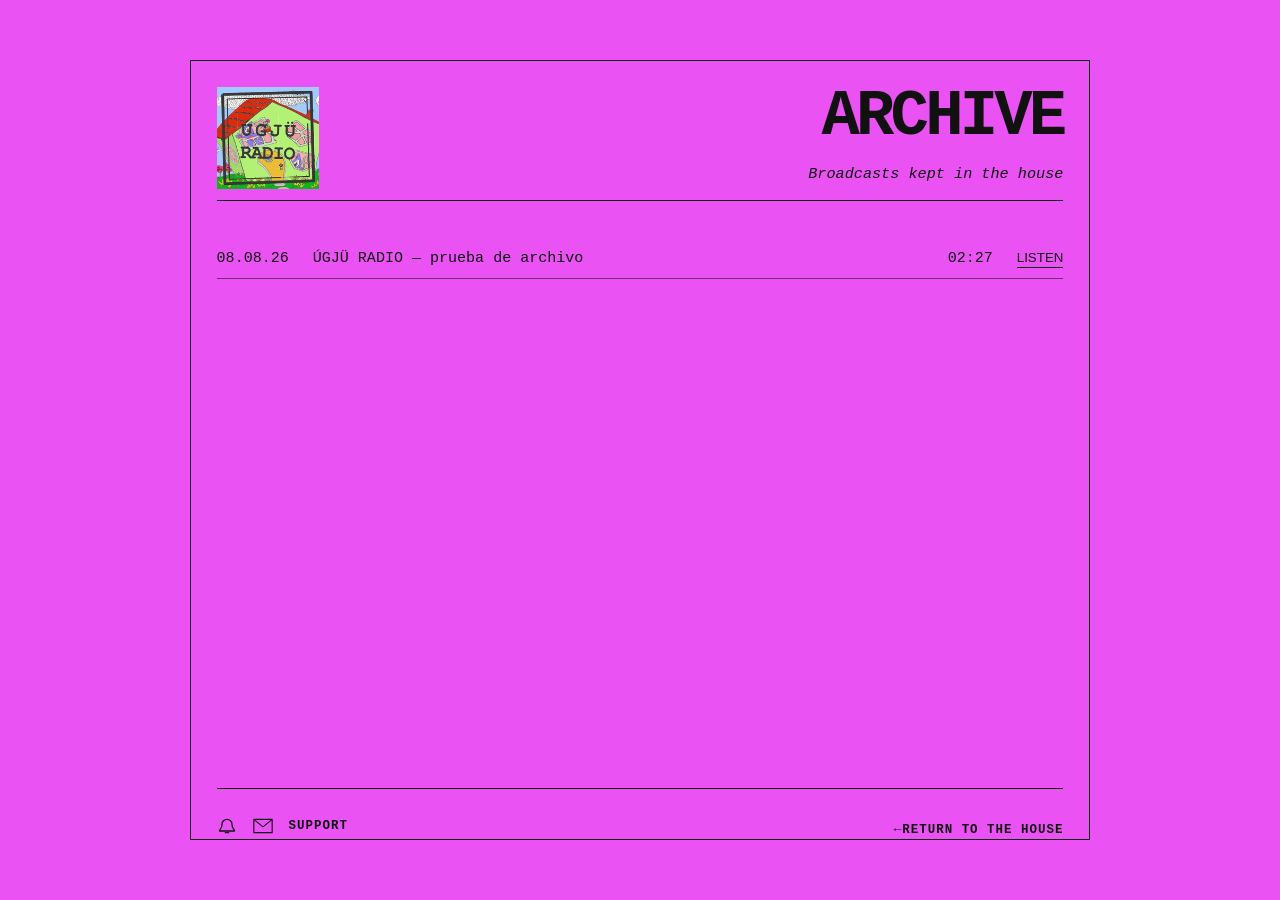
<file: archivo.html>
<!DOCTYPE html>
<html lang="en">

<head>
    <meta charset="UTF-8">
    <meta http-equiv="Content-Security-Policy" content="default-src 'self'; base-uri 'self'; object-src 'none'; form-action 'self' https://paypal.me; script-src 'self' https://cdn.onesignal.com https://api.onesignal.com; style-src 'self' 'unsafe-inline' https://fonts.googleapis.com; font-src 'self' https://fonts.gstatic.com; img-src 'self' data: https:; media-src 'self' https://archive.org https://*.archive.org; connect-src 'self' https://archive.org https://*.archive.org https://*.workers.dev https://*.onesignal.com; frame-src 'self'; worker-src 'self' blob:; manifest-src 'self'">
    <meta name="referrer" content="strict-origin-when-cross-origin">
    <meta name="viewport" content="width=device-width, initial-scale=1.0, maximum-scale=1.0, user-scalable=no">
    <title>ÚGJÜ RADIO — Archive</title>
    <meta name="description" content="Archive of ÚGJÜ RADIO broadcasts.">
    <meta name="robots" content="index,follow">
    <meta name="theme-color" content="#EA52F3">
    <meta name="ugju-observatory" content="https://ugju-radio-observatory.ugjusectas.workers.dev/event">
    <link rel="manifest" href="manifest.json?v=20260809-2">
    <link rel="apple-touch-icon" href="images/icon-charcoal-lowered-192.png?v=20260809-2">
    <link rel="canonical" href="https://ugjusectas.github.io/ugju-radio/archivo.html">
    <link rel="stylesheet" href="archivo.css?v=20260821-2">
    <link rel="stylesheet" href="house-actions.css?v=20260905-1">
    <script src="radio-notifications-config.js?v=20260826-1"></script>
</head>

<body>
    <main class="archive-page">
        <article class="archive-sheet">
            <header class="archive-header">
                <img
                    class="radio-name"
                    src="images/icon-charcoal-lowered-192.png?v=20260809-2"
                    alt="ÚGJÜ RADIO"
                    width="192"
                    height="192"
                >
                <h1 id="archive-title">ARCHIVE</h1>
                <p id="archive-subtitle">Broadcasts kept in the house</p>
            </header>

            <ol class="archive-list" id="archive-list"></ol>

            <p class="archive-status" id="archive-status" aria-live="polite"></p>

            <footer class="archive-footer">
                <div class="house-actions">
                    <button class="manifesto-notify" id="notify-link" data-radio-notifications type="button" aria-label="Notify me" title="Notify me"><svg viewBox="0 0 24 18" aria-hidden="true"><path d="M18 7a6 6 0 0 0-12 0c0 5-3 6-3 8h18c0-2-3-3-3-8"></path><path d="M10 17h4"></path></svg></button>
                    <a class="radio-email" id="email-link" href="mailto:ugjusectas@gmail.com" aria-label="Email ÚGJÜ RADIO" title="Email ÚGJÜ RADIO"><svg viewBox="0 0 24 18" aria-hidden="true"><rect x="1" y="1" width="22" height="16"></rect><path d="M2 2L12 10L22 2"></path></svg></a>
                    <button class="manifesto-support" id="support-link" type="button">SUPPORT</button>
                </div>
                <a id="back-link" href="index.html">RETURN TO THE HOUSE</a>
            </footer>
            <section class="support-panel" id="support-panel" role="dialog" aria-modal="true" aria-labelledby="support-title" hidden><div class="support-card"><h2 id="support-title">SUPPORT ÚGJÜ RADIO</h2><div class="support-zones"><section class="support-zone" aria-labelledby="support-argentina-title"><h3 id="support-argentina-title">ARGENTINA</h3><p class="support-detail">TRANSFERENCIA · muriscia.mp</p><button class="support-option" id="support-argentina" type="button">ARGENTINA — COPY ALIAS</button></section><div class="support-international support-zone" id="support-international"><h3>WORLDWIDE</h3><div class="support-paypal-desktop"><p id="support-paypal-label">PAYPAL</p><img class="support-paypal-qr" src="images/paypal-qr-clean.png" alt="PayPal QR code for ÚGJÜ RADIO" width="500" height="499"><a class="support-paypal-open" id="support-paypal-open" href="https://paypal.me/chromemoon" target="_blank" rel="noopener noreferrer">OPEN PAYPAL</a></div><a class="support-option support-paypal-mobile" id="support-paypal" href="https://paypal.me/chromemoon" target="_blank" rel="noopener noreferrer">OPEN PAYPAL</a></div><section class="support-crypto" aria-labelledby="support-crypto-title"><h3 id="support-crypto-title">CRYPTO</h3><p class="support-crypto-network">USDT · TRON (TRC20)</p><button class="support-option support-copy-address" type="button">COPY ADDRESS</button><button class="support-option support-copy-lemon" type="button">LEMON USERS — COPY $aphra</button><p class="support-crypto-warning">SEND ONLY USDT VIA TRON (TRC20).</p></section></div><p class="support-status" id="support-status" aria-live="polite"></p><button class="support-close" id="support-close" type="button">CLOSE</button></div></section>
        </article>
    </main>
    <script src="observatory.js?v=20260821-2"></script>
    <script src="radio-notifications.js?v=20260827-1"></script>
    <script src="house-actions.js?v=20260905-1"></script>
    <script src="archivo.js?v=20260821-2"></script>
</body>

</html>
</file>
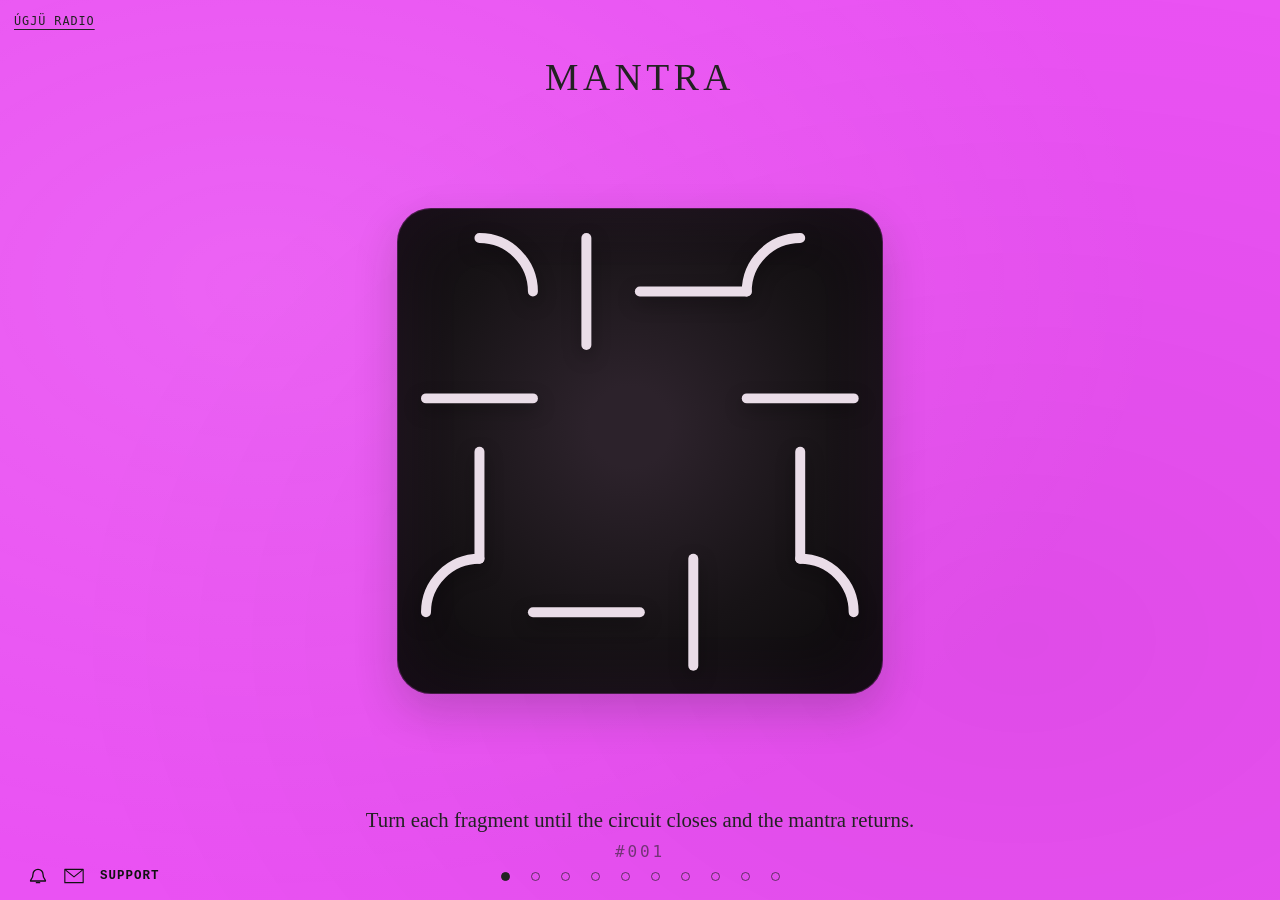
<file: fuegos.html>
<!DOCTYPE html>
<html lang="en">
<head>
    <meta charset="UTF-8">
    <meta http-equiv="Content-Security-Policy" content="default-src 'self'; base-uri 'self'; object-src 'none'; form-action 'self' https://paypal.me; script-src 'self' https://cdn.onesignal.com https://api.onesignal.com; style-src 'self' 'unsafe-inline' https://fonts.googleapis.com; font-src 'self' https://fonts.gstatic.com; img-src 'self' data: https:; media-src 'self' https://archive.org https://*.archive.org; connect-src 'self' https://*.workers.dev https://*.onesignal.com; frame-src 'self'; worker-src 'self' blob:; manifest-src 'self'">
    <meta name="referrer" content="strict-origin-when-cross-origin">
    <meta name="viewport" content="width=device-width,initial-scale=1,maximum-scale=1,user-scalable=no,viewport-fit=cover">
    <meta name="theme-color" content="#EA52F3">
    <meta name="ugju-observatory" content="https://ugju-radio-observatory.ugjusectas.workers.dev/event">
    <title>FUEGOS — ÚGJÜ RADIO</title>
    <link rel="stylesheet" href="fuegos.css?v=20260822-6">
    <link rel="stylesheet" href="house-actions.css?v=20260905-1">
    <script src="radio-notifications-config.js?v=20260826-1"></script>
</head>
<body>
    <main class="house">
        <a class="back-link" id="back-link" href="index.html">ÚGJÜ RADIO</a>
        <nav class="fire-nav" id="fire-nav" aria-label="Fires"></nav>

        <section class="fire is-active" data-fire="stone" aria-labelledby="title-stone">
            <h1 id="title-stone">Mantra</h1>
            <div class="instrument mantra-field" data-firepiece="stone" role="application" aria-label="Mantra visual"><svg class="mantra-world" viewBox="0 0 300 300" role="group" aria-label="Piezas rotables de Infinity Loop"></svg></div>
            <p class="instruction" data-text="stay_stone_instruction"></p><p class="fire-status" data-status="stone" aria-live="polite"></p>
        </section>

        <section class="fire" data-fire="maze" aria-labelledby="title-maze" hidden>
            <h1 id="title-maze">El Jardín</h1>
            <div class="instrument maze-field" data-firepiece="maze"><svg viewBox="0 0 300 300" aria-hidden="true"><g class="maze-corridors"></g><path class="maze-travelled"/><circle class="maze-goal" r="17"/><circle class="maze-ring-hit" r="31"/><circle class="maze-ring" r="22"/></svg></div>
            <p class="instruction" data-text="stay_maze_instruction"></p><p class="fire-status" data-status="maze" aria-live="polite"></p>
        </section>

        <section class="fire" data-fire="klotski" aria-labelledby="title-klotski" hidden>
            <h1 id="title-klotski">Mudras</h1>
            <div class="instrument klotski" data-firepiece="klotski" role="application"></div>
            <p class="instruction" data-text="stay_klotski_instruction"></p><p class="fire-status" data-status="klotski" aria-live="polite"></p>
        </section>

        <section class="fire" data-fire="connectfour" aria-labelledby="title-connectfour" hidden>
            <h1 id="title-connectfour">El Séptimo Sello</h1>
            <div class="instrument connect-four" data-firepiece="connectfour" role="grid" aria-label="Tablero de cuatro en raya"></div>
            <p class="instruction" data-text="stay_connectfour_instruction">Una partida con la muerte. Tú eres el círculo abierto, ella es el círculo cerrado. Forma una línea de cuatro para avanzar y despistarla</p><p class="fire-status" data-status="connectfour" aria-live="polite"></p>
        </section>

        <section class="fire" data-fire="hanoi" aria-labelledby="title-hanoi" hidden>
            <h1 id="title-hanoi">Hanoi</h1>
            <div class="instrument hanoi" data-firepiece="hanoi"><button type="button" data-rod="0" aria-label="Rod 1"></button><button type="button" data-rod="1" aria-label="Rod 2"></button><button type="button" data-rod="2" aria-label="Rod 3"></button></div>
            <p class="instruction" data-text="stay_hanoi_instruction"></p><p class="fire-status" data-status="hanoi" aria-live="polite"></p>
        </section>

        <section class="fire" data-fire="object" aria-labelledby="title-object" hidden>
            <h1 id="title-object">Tetris</h1>
            <div class="instrument tetris-field" data-firepiece="object" role="application" tabindex="0" aria-label="Tetris. Flechas para mover, arriba para girar, abajo para acelerar y espacio para soltar. En pantalla, toca para girar o desliza para mover." data-aria-label="stay_tetris_field_label">
                <canvas class="tetris-canvas" width="300" height="300" aria-label="Tablero de Tetris de diez por diez casillas" data-aria-label="stay_tetris_board_label"></canvas>
            </div>
            <p class="instruction" id="tetris-instruction"></p><p class="fire-status" data-status="object" aria-live="polite"></p>
        </section>

        <section class="fire" data-fire="tower" aria-labelledby="title-tower" hidden>
            <h1 id="title-tower">Persia</h1>
            <div class="instrument peg-solitaire" data-firepiece="tower" role="grid" aria-label="Tablero de solitario de clavijas"></div>
            <p class="instruction" data-text="stay_tower_instruction">Salta sobre una pieza para hacerla desaparecer. Deja solo una en el centro.</p><p class="fire-status" data-status="tower" aria-live="polite"></p><button class="tower-reset" type="button" data-text="stay_tower_restart">comenzar de nuevo</button>
        </section>

        <section class="fire fire-uri" data-fire="uri" aria-labelledby="title-uri" hidden>
            <h1 id="title-uri">Uri</h1>
            <div class="instrument uri-field" data-firepiece="uri" role="application" aria-label="Uri, gato en movimiento" data-aria-label="stay_uri_field_label">
                <button class="uri-cat" type="button" aria-label="Acariciar a Uri" data-aria-label="stay_uri_pet_label">
                    <img class="uri-cat-image" src="images/uri-gato-transparente.png" alt="" draggable="false">
                    <svg class="uri-cat-silhouette" viewBox="0 0 360 360" aria-hidden="true" focusable="false">
                        <g class="uri-tail">
                            <path d="M252 318c24 7 52 1 66-18-12 8-25 9-35 5 31-8 45-30 39-59-2 17-9 28-21 34 17-27 14-57 4-80-7-16-5-30 6-44 18-24 19-58 3-80-17-23-51-26-68-6-16 18-14 48 3 62 12 10 31 8 38-5-12 5-25-2-26-14-2-13 11-22 23-17 15 6 17 26 10 43-6 15-18 24-25 39-12 26-4 55 2 79 8 31 6 72-19 91Z"/>
                            <path class="uri-cut" d="M276 74c18 0 34 12 39 30M295 143c15-13 21-31 18-50m-34 82c17 19 24 43 21 70m-12-58c-10 29-9 59 4 86m-24-67c-13 29-14 58-3 87m17 8c16-4 28-14 37-30"/>
                        </g>
                        <path d="M91 316c-10-7-6-18 6-24 4-28 0-57-4-82-4-22-1-43 7-61-11 6-18 17-20 31-8-16-4-34 9-46l-13 4c1-14 7-26 18-34l-12 1c4-13 13-23 25-29l-12-3c10-8 21-12 34-12-10-8-20-11-31-10 8-7 20-8 33-3-7-8-14-13-23-16 16-3 31 3 43 14 9-3 20-5 31-5s22 2 31 5c12-11 27-17 43-14-9 3-16 8-23 16 13-5 25-4 33 3-11-1-21 2-31 10 13 0 24 4 34 12l-12 3c12 6 21 16 25 29l-12-1c11 8 17 20 18 34l-13-4c9 8 14 19 15 31 24 8 44 25 55 50 15 35 15 74-3 103-12 19-32 29-58 30-16 1-33-4-47-13-13 9-27 13-43 12-20 0-31-4-31-13 0-6 4-11 12-15-14-2-27-2-39 0-2 13-13 19-32 18-10 0-17-3-22-10Z"/>
                        <g class="uri-cut">
                            <path d="M122 63c13 2 25 8 34 18m86-18c-13 2-25 8-34 18M143 66c-1 12 2 23 9 31m45-31c1 12-2 23-9 31"/>
                            <path d="M111 92c12-4 23-2 32 6m76 0c9-8 20-10 32-6"/>
                            <path d="M116 103c8-7 19-7 27 0-3 12-18 15-25 6m96-6c8-7 19-7 27 0-3 12-18 15-25 6"/>
                            <path d="M174 112c-3 7-2 13 3 17m-18-1c8 5 15 5 22 0m-22 0c-4 7-11 10-20 9m42-9c4 7 11 10 20 9"/>
                            <path d="M147 123c-26-12-49-15-70-10m72 21c-29-1-54 6-73 21m128-32c26-12 49-15 70-10m-72 21c29-1 54 6 73 21"/>
                            <path d="M113 123c10 15 23 23 39 25m-45-6c15 13 28 19 41 20m-44-1c14 10 24 19 29 28m-27-9c11 7 19 16 23 28m-15-3c5 9 7 19 5 31m46-93c-5 16-15 29-29 40m46-39c-8 22-20 39-37 51m44-38c-7 24-18 43-34 58m47-40c-6 22-16 40-30 53m-29-27c-8 16-9 32-4 48m24-64c-5 20-4 39 4 56"/>
                            <path d="M208 154c23 2 43 11 59 27m-48-8c21 9 37 24 47 45m-37-26c16 17 25 38 26 62m-62-52c18-13 38-17 59-12m-69 33c18-16 38-22 59-18m-67 43c15-18 34-27 55-27m-57 50c10-18 25-28 45-30m-49 53c11-17 26-25 45-24"/>
                            <path d="M105 294c-8 9-8 17 0 24m23-22c-5 8-5 15 0 22m74-22c-5 8-5 15 0 22m23-24c8 9 8 17 0 24"/>
                        </g>
                    </svg>
                </button>
            </div>
            <div class="uri-text">
                <p class="uri-purr" data-text="stay_uri_purr" aria-live="polite" aria-hidden="true">Uri ronronea... y carga su magia en ti</p>
                <p class="instruction" data-text="stay_uri_instruction">Aparece, Desaparece. Sigue estando... Siempre</p>
            </div>
        </section>

        <section class="fire" data-fire="nine" aria-labelledby="title-nine" hidden>
            <h1 id="title-nine">Numero 9</h1>
            <div class="drawing square-drawing" id="nine-drawing"><canvas id="nine-canvas"></canvas></div>
            <p class="instruction" id="nine-instruction"></p>
        </section>

        <section class="fire fire-dissolution" data-fire="dissolution" aria-label="Disolución" hidden>
            <div class="instrument dissolution-field" data-firepiece="dissolution" role="application" aria-label="Toca para disolver"><div class="dissolution-marks" aria-hidden="true"></div><div class="rebirth" aria-hidden="true"><img class="buddha-image" src="images/buda-renacer.png" alt="Buda frontal sentado sobre un loto, con la esvástica budista visible"><svg viewBox="0 0 320 380" role="img" aria-label="Buda frontal sentado sobre un loto, con túnica, mano elevada y esvástica budista en el pecho">
                <g class="buddha-fill">
                    <path d="M141 39c-5-12 3-25 19-25s24 13 19 25c19 8 30 25 30 47 0 32-22 59-49 59s-49-27-49-59c0-22 11-39 30-47Z"/>
                    <path d="M119 137c-19 8-30 28-33 60l-5 63c-18 6-35 17-48 34l45 22h164l45-22c-13-17-30-28-48-34l-5-63c-3-32-14-52-33-60-13 12-26 18-41 18s-28-6-41-18Z"/>
                    <path d="M72 259c-23 2-39 16-48 39 22 11 47 15 76 10l60-13 60 13c29 5 54 1 76-10-9-23-25-37-48-39l-40-3-48 20-48-20Z"/>
                    <path d="M48 307h224l-4 51H52Z"/>
                </g>
                <g class="buddha-line">
                    <path d="M141 39c-5-12 3-25 19-25s24 13 19 25c19 8 30 25 30 47 0 32-22 59-49 59s-49-27-49-59c0-22 11-39 30-47Z"/>
                    <path d="M119 137c-19 8-30 28-33 60l-5 63m120-123c19 8 30 28 33 60l5 63"/>
                    <path d="M119 137c13 12 26 18 41 18s28-6 41-18M125 127c2 9 13 15 35 15s33-6 35-15m-68 5c2 7 13 11 33 11s31-4 33-11"/>
                    <path d="M123 139c-8 31-7 66 5 104m70-104c-2 32-10 62-25 90m-50-75c16 13 39 18 69 13m-72 22c20 14 43 18 69 12m-65 26c20 11 42 13 65 6"/>
                    <path d="M88 174c-8 19-12 47-12 83m27-93c-4 35-3 65 3 90m111-90c4 35 3 65-3 90"/>
                    <path d="M24 298c9-23 25-37 48-39l40-3 48 20 48-20 40 3c23 2 39 16 48 39-22 11-47 15-76 10l-60-13-60 13c-29 5-54 1-76-10Z"/>
                    <path d="M48 307h224l-4 51H52Z"/>
                </g>
                <g class="buddha-hair" fill="#111">
                    <circle cx="126" cy="49" r="6"/><circle cx="136" cy="41" r="6"/><circle cx="148" cy="37" r="6"/><circle cx="160" cy="35" r="6"/><circle cx="172" cy="37" r="6"/><circle cx="184" cy="41" r="6"/><circle cx="194" cy="49" r="6"/>
                    <circle cx="121" cy="60" r="6"/><circle cx="133" cy="53" r="6"/><circle cx="146" cy="49" r="6"/><circle cx="160" cy="47" r="6"/><circle cx="174" cy="49" r="6"/><circle cx="187" cy="53" r="6"/><circle cx="199" cy="60" r="6"/>
                </g>
                <g class="buddha-face">
                    <path d="M112 77c-8-3-13 2-11 14 2 10 7 16 14 16m93-30c8-3 13 2 11 14-2 10-7 16-14 16"/>
                    <path d="M126 78c9-7 18-7 27 0-9 8-18 8-27 0Zm41 0c9-7 18-7 27 0-9 8-18 8-27 0ZM160 80v19l-7 6 7 3m-17 14c11 8 23 8 34 0m-29-3h24M139 68c8-5 16-5 23-1m19 1c-8-5-16-5-23-1"/>
                </g>
                <g class="buddha-palm">
                    <path d="M87 176c0-18 3-34 8-47 5 0 8 11 8 30 0-25 4-40 10-43 6 4 7 18 4 42 5-23 10-35 16-35 6 6 4 21-2 43 8-15 15-22 21-17 3 8-3 22-18 41-10 13-22 18-32 13-10-5-15-14-15-27Z"/>
                    <path class="buddha-finger" d="M103 159v25m14-26-3 27m17-19-8 24m-29-10c8 5 18 7 30 5"/>
                </g>
                <g class="buddha-line">
                    <path d="M207 250c17-4 31 0 43 12-9 10-22 15-39 15-14 0-26-5-35-14 8-7 18-12 31-13Z"/>
                    <path d="M225 250c-1 8 1 14 7 18m-17-17c-1 8 2 15 8 20m-18-18c0 8 3 14 9 18"/>
                </g>
                <g class="buddha-lotus">
                    <path d="M62 284c6-18 16-25 29-20 5-17 15-22 28-12 8-16 19-17 32-2 3-16 10-24 19-24s16 8 19 24c13-15 24-14 32 2 13-10 23-5 28 12 13-5 23 2 29 20"/>
                    <path d="M67 306c8-19 20-25 36-17 5-19 16-24 31-13 7-16 16-18 26-5 10-13 19-11 26 5 15-11 26-6 31 13 16-8 28-2 36 17"/>
                    <path d="M91 264c4 8 8 15 12 25m16-37c3 9 8 17 15 24m17-26 9 21m29-21-3 26m35-24-4 37m32-25-12 25"/>
                </g>
                <path d="M160 168v24m-12-12h24m-12-8h8v-6m-8 22h-8v6m0-14v-8h-6m22 8v8h6" fill="none" stroke="#EA52F3" stroke-width="4" stroke-linecap="square" stroke-linejoin="miter"/>
            </svg></div><p class="rebirth-words" id="rebirth-words" aria-live="polite" aria-label="Se ha disuelto el ego. Es tiempo de renacer"><span>Se</span><span>ha</span><span>disuelto</span><span>el ego.</span><span>Es</span><span>tiempo</span><span>de</span><span>renacer</span></p><div class="dissolution-light" aria-hidden="true"></div><div class="dissolution-veil"></div></div>
        </section>
        <div class="house-actions house-actions-fixed">
            <button class="manifesto-notify" id="notify-link" data-radio-notifications type="button" aria-label="Notify me" title="Notify me"><svg viewBox="0 0 24 18" aria-hidden="true"><path d="M18 7a6 6 0 0 0-12 0c0 5-3 6-3 8h18c0-2-3-3-3-8"></path><path d="M10 17h4"></path></svg></button>
            <a class="radio-email" id="email-link" href="mailto:ugjusectas@gmail.com" aria-label="Email ÚGJÜ RADIO" title="Email ÚGJÜ RADIO"><svg viewBox="0 0 24 18" aria-hidden="true"><rect x="1" y="1" width="22" height="16"></rect><path d="M2 2L12 10L22 2"></path></svg></a>
            <button class="manifesto-support" id="support-link" type="button">SUPPORT</button>
        </div>
            <section class="support-panel" id="support-panel" role="dialog" aria-modal="true" aria-labelledby="support-title" hidden><div class="support-card"><h2 id="support-title">SUPPORT ÚGJÜ RADIO</h2><div class="support-zones"><section class="support-zone" aria-labelledby="support-argentina-title"><h3 id="support-argentina-title">ARGENTINA</h3><p class="support-detail">TRANSFERENCIA · muriscia.mp</p><button class="support-option" id="support-argentina" type="button">ARGENTINA — COPY ALIAS</button></section><div class="support-international support-zone" id="support-international"><h3>WORLDWIDE</h3><div class="support-paypal-desktop"><p id="support-paypal-label">PAYPAL</p><img class="support-paypal-qr" src="images/paypal-qr-clean.png" alt="PayPal QR code for ÚGJÜ RADIO" width="500" height="499"><a class="support-paypal-open" id="support-paypal-open" href="https://paypal.me/chromemoon" target="_blank" rel="noopener noreferrer">OPEN PAYPAL</a></div><a class="support-option support-paypal-mobile" id="support-paypal" href="https://paypal.me/chromemoon" target="_blank" rel="noopener noreferrer">OPEN PAYPAL</a></div><section class="support-crypto" aria-labelledby="support-crypto-title"><h3 id="support-crypto-title">CRYPTO</h3><p class="support-crypto-network">USDT · TRON (TRC20)</p><button class="support-option support-copy-address" type="button">COPY ADDRESS</button><button class="support-option support-copy-lemon" type="button">LEMON USERS — COPY $aphra</button><p class="support-crypto-warning">SEND ONLY USDT VIA TRON (TRC20).</p></section></div><p class="support-status" id="support-status" aria-live="polite"></p><button class="support-close" id="support-close" type="button">CLOSE</button></div></section>
    </main>
    <script src="observatory.js?v=20260821-2"></script>
    <script src="radio-notifications.js?v=20260827-1"></script>
    <script src="house-actions.js?v=20260905-1"></script>
    <script src="fuegos.js?v=20260822-6"></script>
</body>
</html>
</file>
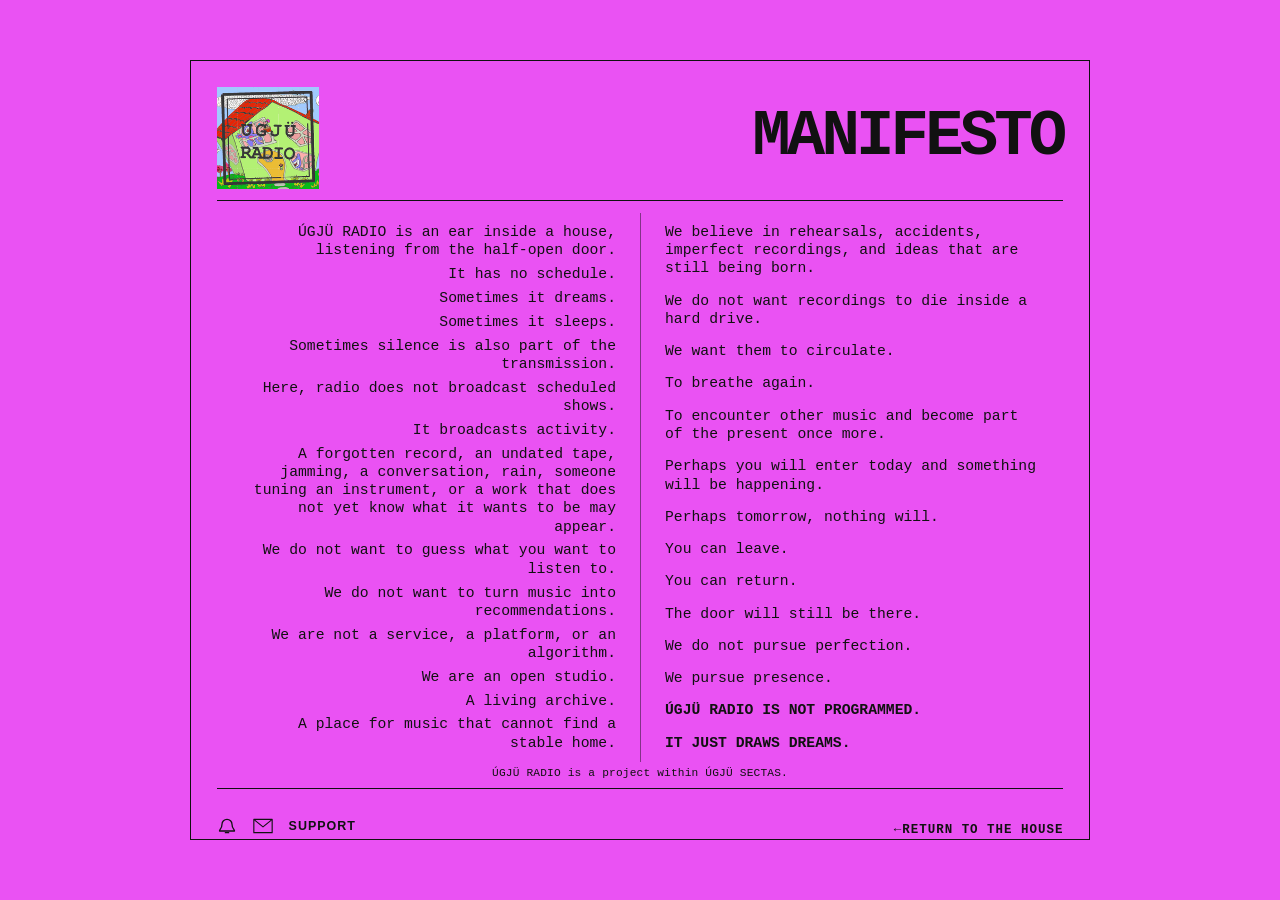
<file: manifiesto.html>
<!DOCTYPE html>
<html lang="en">

<head>
    <meta charset="UTF-8">

    <meta
        http-equiv="Content-Security-Policy"
        content="default-src 'self'; base-uri 'self'; object-src 'none'; form-action 'self' https://paypal.me; script-src 'self' 'unsafe-inline' https://cdn.onesignal.com https://api.onesignal.com; style-src 'self' 'unsafe-inline' https://fonts.googleapis.com; font-src 'self' https://fonts.gstatic.com; img-src 'self' data: https:; media-src 'self' https://archive.org https://*.archive.org https://s3.free-shoutcast.com; connect-src 'self' https://archive.org https://*.archive.org https://*.workers.dev https://*.onesignal.com https://*.free-shoutcast.com; frame-src 'self'; worker-src 'self' blob:; manifest-src 'self'"
    >
    <meta name="referrer" content="strict-origin-when-cross-origin">

    <meta
        name="viewport"
        content="width=device-width, initial-scale=1.0"
    >

    <title>ÚGJÜ RADIO — Manifesto</title>

    <meta
        name="description"
        content="Manifesto of ÚGJÜ RADIO (UGJU RADIO), an independent online radio and a project within ÚGJÜ SECTAS."
    >

    <meta
        name="keywords"
        content="ÚGJÜ RADIO, UGJU RADIO, ÚGJÜ SECTAS, UGJU SECTAS, radio manifesto, independent online radio"
    >

    <meta name="robots" content="index,follow">

    <meta name="theme-color" content="#EA52F3">
    <meta name="ugju-observatory" content="https://ugju-radio-observatory.ugjusectas.workers.dev/event">

    <link rel="manifest" href="manifest.json?v=20260809-2">

    <link
        rel="apple-touch-icon"
        href="images/icon-charcoal-lowered-192.png?v=20260809-2"
    >

    <link
        rel="canonical"
        href="https://ugjusectas.github.io/ugju-radio/manifiesto.html"
    >

    <link rel="stylesheet" href="manifiesto.css?v=20260905-1">

    <script src="radio-notifications-config.js?v=20260826-1"></script>
</head>

<body>

    <main class="manifesto-page">

        <article class="manifesto-sheet">

            <header class="manifesto-header">

                <img
                    class="radio-name"
                    src="images/icon-charcoal-lowered-192.png?v=20260809-2"
                    alt="ÚGJÜ RADIO"
                    width="192"
                    height="192"
                >

                <h1 id="manifesto-title">
                    MANIFESTO
                </h1>

            </header>

            <div id="manifesto-content"></div>

            <p id="manifesto-project">
                ÚGJÜ RADIO is a project within ÚGJÜ SECTAS.
            </p>

            <footer class="manifesto-footer">

                <div class="manifesto-actions">

                    <button
                        class="manifesto-notify"
                        id="notify-link"
                        data-radio-notifications
                        type="button"
                        aria-label="Notify me"
                        title="Notify me"
                    >
                        <svg
                            viewBox="0 0 24 18"
                            aria-hidden="true"
                        >
                            <path
                                d="M18 7a6 6 0 0 0-12 0c0 5-3 6-3 8h18c0-2-3-3-3-8"
                            ></path>

                            <path d="M10 17h4"></path>
                        </svg>
                    </button>

                    <a
                        class="radio-email"
                        id="email-link"
                        href="mailto:ugjusectas@gmail.com"
                        aria-label="Email ÚGJÜ RADIO"
                        title="Email ÚGJÜ RADIO"
                    >
                        <svg
                            viewBox="0 0 24 18"
                            aria-hidden="true"
                        >
                            <rect
                                x="1"
                                y="1"
                                width="22"
                                height="16"
                            ></rect>

                            <path d="M2 2L12 10L22 2"></path>
                        </svg>
                    </a>

                    <button
                        class="manifesto-support"
                        id="support-link"
                        type="button"
                    >
                        SUPPORT
                    </button>

                </div>

                <a
                    id="back-link"
                    href="index.html"
                >
                    RETURN TO THE HOUSE
                </a>

            </footer>

            <section
                class="support-panel"
                id="support-panel"
                role="dialog"
                aria-modal="true"
                aria-labelledby="support-title"
                hidden
            >

                <div class="support-card">

                    <h2 id="support-title">
                        SUPPORT ÚGJÜ RADIO
                    </h2>

                    <div class="support-zones"><section class="support-zone" aria-labelledby="support-argentina-title"><h3 id="support-argentina-title">ARGENTINA</h3><p class="support-detail">TRANSFERENCIA · muriscia.mp</p><button
                        class="support-option"
                        id="support-argentina"
                        type="button"
                    >
                        ARGENTINA — COPY ALIAS
                    </button></section>

                    <div class="support-international support-zone" id="support-international"><h3>WORLDWIDE</h3>

                        <div class="support-paypal-desktop">
                            <p id="support-paypal-label">PAYPAL</p>
                            <img
                                class="support-paypal-qr"
                                src="images/paypal-qr-clean.png"
                                alt="PayPal QR code for ÚGJÜ RADIO"
                                width="500"
                                height="499"
                            >
                            <a
                                class="support-paypal-open"
                                id="support-paypal-open"
                                href="https://paypal.me/chromemoon"
                                target="_blank"
                                rel="noopener noreferrer"
                            >OPEN PAYPAL</a>
                        </div>

                        <a
                            class="support-option support-paypal-mobile"
                            id="support-paypal"
                            href="https://paypal.me/chromemoon"
                            target="_blank"
                            rel="noopener noreferrer"
                        >OPEN PAYPAL</a>

                    </div>

                    <section class="support-crypto" aria-labelledby="support-crypto-title">
                        <h3 id="support-crypto-title">CRYPTO</h3>
                        <p class="support-crypto-network">USDT · TRON (TRC20)</p>

                        <button class="support-option support-copy-address" type="button">COPY ADDRESS</button>
                        <button class="support-option support-copy-lemon" type="button">LEMON USERS — COPY $aphra</button>
                        <p class="support-crypto-warning">SEND ONLY USDT VIA TRON (TRC20).</p>
                    </section></div>


                    <p
                        class="support-status"
                        id="support-status"
                        aria-live="polite"
                    ></p>

                    <button
                        class="support-close"
                        id="support-close"
                        type="button"
                    >
                        CLOSE
                    </button>

                </div>

            </section>

        </article>

    </main>

    <script src="observatory.js?v=20260821-2"></script>
    <script src="radio-notifications.js?v=20260827-1"></script>
    <script src="manifiesto.js?v=20260905-1"></script>

</body>

</html>
</file>
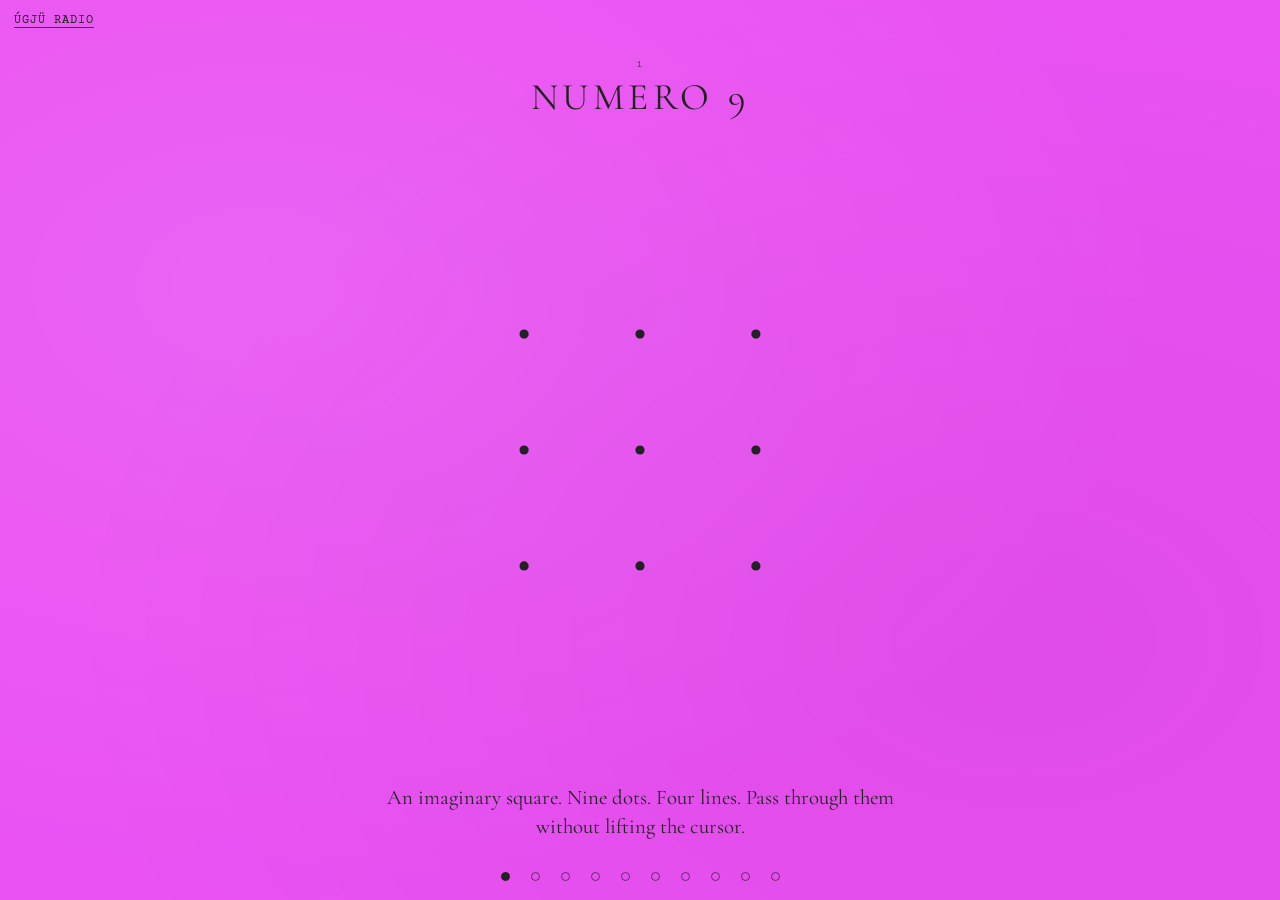
<file: quedarse.html>
<!DOCTYPE html>
<html lang="en">
<head>
    <meta charset="UTF-8">
    <meta name="viewport" content="width=device-width,initial-scale=1,viewport-fit=cover">
    <meta name="theme-color" content="#EA52F3">
    <meta name="ugju-observatory" content="">
    <title>FUEGOS — ÚGJÜ RADIO</title>
    <link rel="stylesheet" href="quedarse.css?v=20260816-1">
</head>
<body>
    <main class="house">
        <a class="back-link" id="back-link" href="index.html">ÚGJÜ RADIO</a>
        <nav class="fire-nav" id="fire-nav" aria-label="Fires"></nav>

        <section class="fire is-active" data-fire="nine" aria-labelledby="title-nine">
            <h1 id="title-nine"><span class="fire-number">1</span>Numero 9</h1>
            <div class="drawing square-drawing" id="nine-drawing"><canvas id="nine-canvas"></canvas></div>
            <p class="instruction" id="nine-instruction"></p>
        </section>

        <section class="fire" data-fire="maze" aria-labelledby="title-maze" hidden>
            <h1 id="title-maze"><span class="fire-number">2</span>El Jardín</h1>
            <div class="instrument maze-field" data-firepiece="maze"><svg viewBox="0 0 300 300" aria-hidden="true"><g class="maze-corridors"></g><path class="maze-travelled"/><circle class="maze-goal" r="17"/><circle class="maze-ring-hit" r="31"/><circle class="maze-ring" r="22"/></svg></div>
            <p class="instruction" data-text="stay_maze_instruction"></p><p class="fire-status" data-status="maze" aria-live="polite"></p>
        </section>

        <section class="fire" data-fire="klotski" aria-labelledby="title-klotski" hidden>
            <h1 id="title-klotski"><span class="fire-number">3</span>Mudras</h1>
            <div class="instrument klotski" data-firepiece="klotski" role="application"></div>
            <p class="instruction" data-text="stay_klotski_instruction"></p><p class="fire-status" data-status="klotski" aria-live="polite"></p>
        </section>

        <section class="fire" data-fire="tictactoe" aria-labelledby="title-tictactoe" hidden>
            <h1 id="title-tictactoe"><span class="fire-number">4</span>At-Et-It</h1>
            <div class="instrument tictactoe" data-firepiece="tictactoe" role="grid" aria-label="Three in a row board"></div>
            <p class="instruction" data-text="stay_tictactoe_instruction"></p><p class="fire-status" data-status="tictactoe" aria-live="polite"></p>
        </section>

        <section class="fire" data-fire="hanoi" aria-labelledby="title-hanoi" hidden>
            <h1 id="title-hanoi"><span class="fire-number">5</span>Hanoi</h1>
            <div class="instrument hanoi" data-firepiece="hanoi"><button type="button" data-rod="0" aria-label="Rod 1"></button><button type="button" data-rod="1" aria-label="Rod 2"></button><button type="button" data-rod="2" aria-label="Rod 3"></button></div>
            <p class="instruction" data-text="stay_hanoi_instruction"></p><p class="fire-status" data-status="hanoi" aria-live="polite"></p>
        </section>

        <section class="fire" data-fire="stone" aria-labelledby="title-stone" hidden>
            <h1 id="title-stone"><span class="fire-number">6</span>Mantras</h1>
            <div class="instrument mantra-field" data-firepiece="stone" role="application" aria-label="Visual mantra"><svg class="mantra-world" viewBox="0 0 300 300" aria-hidden="true"></svg></div>
            <p class="instruction" data-text="stay_stone_instruction"></p><p class="fire-status" data-status="stone" aria-live="polite"></p>
        </section>

        <section class="fire" data-fire="object" aria-labelledby="title-object" hidden>
            <h1 id="title-object"><span class="fire-number">7</span>Op-Art 1</h1>
            <div class="instrument opart-field" data-firepiece="object" role="application">
                <svg class="opart-world" viewBox="0 0 300 300" aria-hidden="true"></svg>
                <button class="opart-turn" type="button" aria-label="Change perspective"><span></span></button>
            </div>
            <p class="instruction" data-text="stay_object_instruction"></p><p class="fire-status" data-status="object" aria-live="polite"></p>
        </section>

        <section class="fire fire-pending" data-fire="void" aria-labelledby="title-void" hidden>
            <h1 id="title-void"><span class="fire-number">8</span>Pendiente</h1>
            <div class="instrument pending-instance pending-eight" data-firepiece="void" aria-hidden="true"><span></span></div>
            <p class="instruction">Instancia todavía sin definir.</p><p class="fire-status" data-status="void" aria-live="polite"></p>
        </section>

        <section class="fire fire-pending" data-fire="uri" aria-labelledby="title-uri" hidden>
            <h1 id="title-uri"><span class="fire-number">9</span>Uri</h1>
            <div class="instrument pending-instance uri-base" data-firepiece="uri" aria-hidden="true"><span></span><span></span><span></span></div>
            <p class="instruction">Base de la instancia.</p><p class="fire-status" data-status="uri" aria-live="polite"></p>
        </section>

        <section class="fire fire-pending" data-fire="dissolution" aria-labelledby="title-dissolution" hidden>
            <h1 id="title-dissolution"><span class="fire-number">10</span>Disolución</h1>
            <div class="instrument pending-instance dissolution-base" data-firepiece="dissolution" aria-hidden="true"><span></span><span></span><span></span></div>
            <p class="instruction">Base de la instancia.</p><p class="fire-status" data-status="dissolution" aria-live="polite"></p>
        </section>
    </main>
    <script src="observatory.js?v=20260814-1"></script>
    <script src="quedarse.js?v=20260816-1"></script>
</body>
</html>
</file>
<file: archivo.css>
@import url("https://fonts.googleapis.com/css2?family=Courier+Prime:ital,wght@0,400;0,700;1,400&display=swap");

*{margin:0;padding:0;box-sizing:border-box}

html,body{width:100%;height:100%;overflow:hidden}

body{
    background:#EA52F3;
    color:#111;
    font-family:"Courier Prime","Courier New",monospace;
    -webkit-tap-highlight-color:transparent;
}

.archive-page{
    width:100%;
    height:100vh;
    height:100dvh;
    display:grid;
    place-items:center;
    padding:clamp(10px,1.8vw,18px);
}

.archive-sheet{
    --sheet-padding-inline:clamp(12px,2vw,26px);
    --sheet-padding-block:clamp(12px,2vw,26px);
    width:min(94vw,900px);
    height:min(calc(100dvh - 32px),780px);
    display:grid;
    grid-template-rows:auto minmax(0,1fr) auto auto;
    padding:var(--sheet-padding-block) var(--sheet-padding-inline);
    border:1px solid #111;
    background:#EA52F3;
    position:relative;
}

.archive-header{
    display:grid;
    grid-template-columns:auto 1fr;
    grid-template-rows:auto auto;
    column-gap:clamp(14px,2.5vw,34px);
    align-items:center;
    padding-bottom:clamp(8px,1.2vh,14px);
    border-bottom:1px solid #111;
}

.radio-name{
    grid-column:1;
    grid-row:1 / span 2;
    width:clamp(74px,8vw,104px);
    height:auto;
    aspect-ratio:1;
    display:block;
    object-fit:cover;
}

.radio-name::before{
    content:none;
}

.radio-name::after{
    content:none;
}

.radio-name-line{
    display:flex;
    justify-content:space-between;

    width:100%;
}

.radio-name-line + .radio-name-line{
    margin-top:.28em;
}

h1{
    font-size:clamp(1.8rem,5vw,4.8rem);
    line-height:.8;
    letter-spacing:-.06em;
    text-align:right;
}

#archive-subtitle{
    margin-top:.65em;
    font-size:clamp(.7rem,1.35vw,.95rem);
    font-style:italic;
    text-align:right;
}

.archive-list{
    min-height:0;
    padding-top:clamp(18px,4vh,42px);
    list-style:none;
    overflow:auto;
}

.archive-entry{
    display:grid;
    grid-template-columns:8ch minmax(0,1fr) 7ch auto;
    gap:clamp(8px,2vw,24px);
    align-items:baseline;
    padding:12px 0 10px;
    border-bottom:1px solid rgba(17,17,17,.55);
    font-size:clamp(.72rem,1.45vw,.94rem);
}

.archive-entry-title{min-width:0}
.archive-duration{text-align:right}

.archive-control{
    padding:0 0 2px;
    border:0;
    border-bottom:1px solid currentColor;
    background:transparent;
    color:#111;
    font:700 inherit;
    cursor:pointer;
}

.archive-controls{
    display:flex;
    justify-content:flex-end;
    gap:clamp(7px,1.4vw,14px);
}

.archive-stop{
    padding:0 0 2px;
    border:0;
    border-bottom:1px solid currentColor;
    background:transparent;
    color:#111;
    font:700 inherit;
    cursor:pointer;
}

.archive-stop[hidden]{display:none}
.archive-control:hover,.archive-control:focus-visible,.archive-stop:hover,.archive-stop:focus-visible{opacity:.62}
.archive-entry audio{display:none}

.archive-status{
    min-height:1.2em;
    padding-top:8px;
    font-size:clamp(.62rem,1vw,.76rem);
}

.archive-footer{
    margin-top:clamp(7px,1vh,12px);
    margin-bottom:calc(5px - var(--sheet-padding-block));
    padding-top:clamp(6px,.9vh,10px);
    border-top:1px solid #111;
    display:flex;
    align-items:flex-end;
    justify-content:space-between;
    gap:12px;
    min-height:clamp(36px,5.5vh,46px);
}

#back-link{
    height:16px;
    display:inline-flex;
    align-items:center;
    justify-self:end;
    transform:translateY(4px);
    color:#111;
    font-size:clamp(.62rem,1vw,.78rem);
    font-weight:700;
    letter-spacing:.08em;
    text-decoration:none;
}

#back-link::before{content:"← "}
#back-link:hover,#back-link:focus-visible{text-decoration:underline;text-underline-offset:3px}

@media(max-width:600px){
    .archive-page{padding:8px 4px}
    .archive-sheet{--sheet-padding-inline:8px;--sheet-padding-block:9px;width:calc(100vw - 8px);height:calc(100dvh - 16px)}
    .archive-header{grid-template-columns:64px 1fr;column-gap:9px;padding-bottom:7px}
    .radio-name{
        width:60px;
    }
    h1{font-size:clamp(1.3rem,8vw,2.15rem)}
    #archive-subtitle{font-size:clamp(.58rem,2.25vw,.72rem)}
    .archive-entry{
        grid-template-columns:8.5ch minmax(0,1fr) auto;
        column-gap:10px;
        row-gap:7px;
        font-size:.66rem;
    }
    .archive-entry-title{padding-left:2px}
    .archive-duration{display:none}
}
</file>
<file: house-actions.css>
.house-actions{height:16px;display:flex;align-items:center;gap:clamp(10px,1.4vw,16px)}
.manifesto-notify,.radio-email{width:20px;height:16px;display:flex;align-items:center;justify-content:center;padding:0;border:0;background:transparent;color:#111;text-decoration:none;cursor:pointer}
.manifesto-notify svg,.radio-email svg{display:block;width:100%;height:100%;fill:none;stroke:currentColor;stroke-linecap:round;stroke-linejoin:round}
.manifesto-notify svg{stroke-width:1.55}.radio-email svg{stroke-width:1.35}.manifesto-notify[aria-pressed="true"] svg{fill:currentColor}
.manifesto-support{height:16px;display:inline-flex;align-items:center;padding:0;border:0;background:transparent;color:#111;font:700 clamp(.62rem,1vw,.78rem)/1 "Courier Prime","Courier New",monospace;letter-spacing:.08em;text-transform:uppercase;cursor:pointer}
.manifesto-notify:hover,.manifesto-notify:focus-visible{opacity:.62}.radio-email:hover,.radio-email:focus-visible,.manifesto-support:hover,.manifesto-support:focus-visible{text-decoration:underline;text-underline-offset:3px}
.support-panel{position:absolute;inset:0;z-index:30;display:grid;place-items:center;padding:clamp(14px,4vw,34px);background:rgba(234,82,243,.96);color:#111;font-family:"Courier Prime","Courier New",monospace}
.support-panel[hidden]{display:none}
.support-card{width:min(88%,430px);max-height:calc(100% - 8px);display:flex;flex-direction:column;align-items:stretch;gap:14px;padding:clamp(18px,3vw,28px);border:1px solid #111;background:#EA52F3;text-align:center;overflow:auto}
.support-card h2{font-size:clamp(.9rem,2.4vw,1.5rem);font-weight:700;letter-spacing:.08em;line-height:1.15;text-transform:uppercase}
.support-option,.support-close{color:#111;font-family:inherit;font-weight:700;letter-spacing:.05em;line-height:1.15;text-align:center;text-decoration:none;text-transform:uppercase;cursor:pointer}
.support-option{width:100%;padding:11px 10px 9px;border:1px solid #111;background:transparent;font-size:clamp(.72rem,1.5vw,.88rem)}.support-option:hover,.support-option:focus-visible{background:#111;color:#EA52F3}
.support-international{width:100%}
.support-paypal-desktop{display:flex;flex-direction:column;align-items:center;gap:9px}
#support-paypal-label{font-size:clamp(.72rem,1.5vw,.88rem);font-weight:700;letter-spacing:.05em;line-height:1.15;text-transform:uppercase}
.support-paypal-qr{display:block;width:clamp(170px,24vw,220px);height:auto;background:#fff}
.support-paypal-open{color:#111;font-size:clamp(.64rem,1.2vw,.76rem);font-weight:700;letter-spacing:.05em;line-height:1.15;text-decoration:none;text-transform:uppercase}
.support-paypal-open:hover,.support-paypal-open:focus-visible{text-decoration:underline;text-underline-offset:3px}
.support-paypal-mobile{display:none}
.support-crypto{display:flex;flex-direction:column;align-items:stretch;gap:8px;padding-top:12px;border-top:1px solid #111}
.support-crypto h3,.support-crypto-network,.support-crypto-warning{margin:0;text-transform:uppercase}
.support-crypto h3{font-size:clamp(.72rem,1.5vw,.88rem);letter-spacing:.05em}
.support-crypto-network{font-size:clamp(.68rem,1.3vw,.8rem);font-weight:700}

.support-crypto-warning{font-size:clamp(.58rem,1vw,.68rem);font-weight:700;line-height:1.3}
.support-status{min-height:1.2em;font-size:clamp(.68rem,1.3vw,.8rem);font-weight:700;line-height:1.2}
.support-close{align-self:center;padding:2px 0;border:0;border-bottom:1px solid currentColor;background:transparent;font-size:clamp(.64rem,1.2vw,.76rem)}
.house-actions-fixed{position:fixed;z-index:4;left:max(14px,env(safe-area-inset-left));bottom:max(16px,env(safe-area-inset-bottom))}
body.uri-inverted .house-actions-fixed,body.world-dissolving .house-actions-fixed{display:none}
.house-notice{position:fixed;z-index:40;right:max(14px,env(safe-area-inset-right));bottom:max(14px,env(safe-area-inset-bottom));width:max-content;max-width:min(360px,calc(100vw - 28px));padding:9px 11px;border:1px solid currentColor;background:#EA52F3;color:#111;font:400 .72rem/1.35 "Courier Prime","Courier New",monospace;text-align:left;opacity:0;transform:translateY(5px);transition:opacity .18s ease,transform .18s ease;pointer-events:none}
.house-notice.is-visible{opacity:1;transform:none}
@media(max-width:600px){.house-actions{gap:9px}.manifesto-support{font-size:.56rem}.support-panel{padding:10px}.support-card{width:min(94%,390px);gap:11px;padding:18px 14px}.support-paypal-desktop{display:none}.support-paypal-mobile{display:block}}
@media(max-width:600px){.house-notice{right:max(10px,env(safe-area-inset-right));bottom:max(10px,env(safe-area-inset-bottom));max-width:calc(100vw - 20px);padding:8px 10px;font-size:.66rem}}

/* APOYAR: three equal zones, direct actions on mobile. */
.support-card{width:min(100%,900px)}
.support-zones{display:grid;grid-template-columns:repeat(3,minmax(0,1fr));gap:18px;align-items:stretch}
.support-zones > *{min-width:0;display:flex;flex-direction:column;gap:12px;margin:0;padding:0;border:0}
.support-zones > * + *{border-left:1px solid #111;padding-left:18px}
.support-zones h3{margin:0;font-size:.82rem;letter-spacing:.08em;line-height:1.2}
.support-detail{margin:0;font-size:.75rem;line-height:1.4;overflow-wrap:anywhere}
.support-paypal-qr{width:min(100%,170px);height:auto}
#support-paypal-label{margin:0}
.support-crypto-warning{font-size:.65rem;line-height:1.4}
.support-status{overflow-wrap:anywhere}
@media(max-width:600px){
 .support-card{width:min(100%,390px);gap:10px;padding:16px 14px}
 .support-zones{grid-template-columns:1fr;gap:12px}
 .support-zones > *{gap:8px}
 .support-zones > * + *{border-left:0;border-top:1px solid #111;padding:12px 0 0}
 .support-panel img{display:none}
}
</file>
<file: fuegos.css>
@import url("https://fonts.googleapis.com/css2?family=Cormorant+Garamond:ital,wght@0,400;0,500;1,400&display=swap");
@import url("https://fonts.googleapis.com/css2?family=Courier+Prime:wght@400&display=swap");
*{box-sizing:border-box;margin:0;padding:0}
:root{color:#222;background:#EA52F3;font-family:"Cormorant Garamond",serif}
html,body{width:100%;height:100%;overflow:hidden}
body{min-height:100vh;min-height:100dvh;background:#EA52F3;color:#222;user-select:none;-webkit-user-select:none;-webkit-tap-highlight-color:transparent;transition:background .9s ease,color .9s ease}
body.uri-inverted{background:#111;color:#EA52F3}body.uri-inverted::before{background:radial-gradient(ellipse at 28% 38%,rgba(234,82,243,.12),transparent 51%),radial-gradient(ellipse at 72% 64%,rgba(234,82,243,.06),transparent 54%)}body.uri-inverted .back-link{color:#EA52F3}body.uri-inverted .fire-nav button::after{border-color:#EA52F3}body.uri-inverted .fire-nav button[aria-current=true]::after{background:#EA52F3}
body::before{content:"";position:fixed;inset:-18vmax;background:radial-gradient(ellipse at 28% 38%,rgba(255,255,255,.1),transparent 51%),radial-gradient(ellipse at 72% 64%,rgba(87,0,94,.07),transparent 54%);pointer-events:none}
body.uri-inverted::after{content:"";position:fixed;z-index:0;inset:0;background:#fff;opacity:0;pointer-events:none}
body.uri-inverted.uri-memory::after{animation:uri-memory-light 1.05s linear}
@keyframes uri-memory-light{0%,100%{opacity:0}7%{opacity:.96}13%{opacity:0}28%{opacity:.78}35%{opacity:0}57%{opacity:.9}65%{opacity:0}82%{opacity:.52}88%{opacity:0}}
.house{position:relative;z-index:1;height:100vh;height:100dvh;overflow:hidden;overscroll-behavior-x:none;touch-action:pan-y}
.house .house-actions-fixed{top:auto;right:auto;bottom:max(16px,env(safe-area-inset-bottom));left:max(28px,calc(env(safe-area-inset-left) + 14px))}
.back-link{position:fixed;z-index:3;top:max(14px,env(safe-area-inset-top));left:max(14px,env(safe-area-inset-left));color:#222;font:400 .74rem "Courier Prime",monospace;letter-spacing:.08em;text-transform:uppercase;text-underline-offset:4px}
.fire-nav{position:fixed;z-index:3;left:50%;bottom:max(10px,env(safe-area-inset-bottom));display:flex;gap:2px;transform:translateX(-50%)}
.fire-nav button{display:grid;width:28px;height:28px;padding:0;border:0;background:transparent;place-items:center;cursor:pointer}.fire-nav button::after{content:"";display:block;width:7px;height:7px;border:1px solid rgba(34,34,34,.66);border-radius:50%}.fire-nav button[aria-current=true]::after{background:#222;border-color:#222}.fire-nav button:focus-visible{outline:1px solid #222;outline-offset:-4px}
.fire{width:min(92vw,760px);height:100vh;height:100dvh;margin:auto;padding:max(58px,calc(env(safe-area-inset-top) + 42px)) 0 max(38px,calc(env(safe-area-inset-bottom) + 23px));display:grid;grid-template-rows:auto minmax(0,1fr) auto minmax(1.25em,auto);align-items:center;justify-items:center;text-align:center;opacity:1;filter:blur(0);transform:scale(1);transition:opacity 1.15s ease,filter 1.15s ease,transform 1.15s ease}
.fire.is-dissolving{opacity:0;filter:blur(7px);transform:scale(.992);pointer-events:none}
.fire[hidden]{display:none}h1{font-size:clamp(1.35rem,4.2vw,2.35rem);font-weight:400;letter-spacing:.12em;line-height:1.05;text-transform:uppercase}.fire-number{display:block;margin-bottom:.45rem;font:400 clamp(.82rem,1.8vw,.95rem) "Courier Prime",monospace;letter-spacing:.18em;opacity:.76}
.instruction{width:max-content;max-width:calc(100vw - 24px);padding:0 12px;font-size:clamp(1rem,2.6vw,1.3rem);line-height:1.42;white-space:normal;text-wrap:balance}.fire-status{min-height:1.25em;margin-top:7px;font-size:clamp(1.05rem,2.8vw,1.42rem);opacity:.76}
.pending-instance{display:grid;place-items:center}.pending-eight span{width:clamp(72px,18%,108px);aspect-ratio:1;border:1px dashed rgba(34,34,34,.55);border-radius:50%}.uri-base{grid-template-columns:repeat(3,auto);align-content:center;justify-content:center;gap:clamp(12px,4vw,30px)}.uri-base span{width:clamp(34px,9vw,62px);aspect-ratio:1;border:2px solid #222;border-radius:50%}.uri-base span:nth-child(2){background:#222}.dissolution-base{place-content:center}.dissolution-base span{grid-area:1/1;width:clamp(90px,24vw,170px);aspect-ratio:1;border:1px solid #222;border-radius:50%;opacity:.72}.dissolution-base span:nth-child(2){transform:scale(.68);opacity:.44}.dissolution-base span:nth-child(3){transform:scale(.36);opacity:.2}
.drawing,.instrument{align-self:center;touch-action:none}.drawing canvas{display:block;width:100%;height:100%;touch-action:none;cursor:crosshair}.square-drawing{position:relative;width:min(88vw,56dvh,560px);aspect-ratio:1;margin:clamp(10px,2vh,24px) 0}.fire[data-fire="nine"] .square-drawing::after{content:"";position:absolute;z-index:1;inset:0;border:3px solid #222;box-shadow:inset 0 0 0 1px rgba(34,34,34,.1),0 16px 38px rgba(34,34,34,.1);pointer-events:none}.fire[data-fire="nine"] #nine-canvas{position:relative;z-index:2}
.nine-revelation{position:fixed;z-index:2;inset:0;display:grid;place-items:center;padding:15vw;text-align:center;pointer-events:none;opacity:0;filter:blur(10px);transform:scale(.985);transition:opacity 2.1s cubic-bezier(.22,.61,.36,1),filter 2.1s ease,transform 2.1s ease}
.nine-revelation[hidden]{display:none}.nine-revelation.is-visible{opacity:.82;filter:blur(0);transform:scale(1)}.nine-revelation p{max-width:680px;font-size:clamp(1.65rem,5vw,3.15rem);font-weight:400;line-height:1.25;letter-spacing:.018em;text-shadow:0 0 18px rgba(34,34,34,.14)}
.instrument{position:relative;width:min(84vw,54dvh,560px);aspect-ratio:1;margin:clamp(10px,2vh,24px) 0}.instrument button{border:0;background:transparent;color:#222;font:inherit;touch-action:none}.instrument button:focus-visible{outline:1px solid #222;outline-offset:5px}
.maze-field svg{position:absolute;inset:8%;width:84%;height:84%;overflow:visible;pointer-events:none}.maze-map path{fill:none;stroke:rgba(34,34,34,.32);stroke-width:2}.maze-trace path{fill:none;stroke:#222;stroke-width:3;stroke-linecap:round;stroke-linejoin:round}.maze-field button{position:absolute;z-index:1;width:42px;height:42px;transform:translate(-50%,-50%);cursor:pointer}.maze-field button::after{content:"";display:block;width:10px;height:10px;margin:auto;border-radius:50%;background:#222}.maze-field button:first-of-type::after{width:15px;height:15px}.maze-field button.is-exit::after{width:15px;height:15px;background:transparent;border:2px solid #222}.maze-field button.is-visited::after{background:#EA52F3;border:2px solid #222}
.single-line{display:grid;place-items:center}.single-line svg{width:100%;height:100%;overflow:visible;touch-action:none}.single-line path{fill:none;stroke-linecap:round}.line-guide{stroke:rgba(34,34,34,.26);stroke-width:16}.line-progress{stroke:#222;stroke-width:4}.line-start{fill:#222}.line-end{fill:none;stroke:#222;stroke-width:2}
.connect-four{width:min(76vw,50dvh,420px);aspect-ratio:1;display:grid;grid-template-columns:repeat(7,1fr);grid-template-rows:repeat(6,1fr);align-content:center;padding:8% 5%;border:2px solid rgba(34,34,34,.82);background:rgba(255,255,255,.035);box-shadow:inset 0 0 0 5px rgba(34,34,34,.035),0 12px 32px rgba(34,34,34,.08);gap:1.5%}.connect-four button{position:relative;border-radius:50%;cursor:pointer}.connect-four button::before{content:"";position:absolute;inset:17%;border:2px solid rgba(34,34,34,.42);border-radius:50%}.connect-four button[data-mark="human"]::before{inset:17%;border:3px solid #222;background:transparent;box-shadow:0 3px 0 rgba(34,34,34,.12)}.connect-four button[data-mark="machine"]::before{inset:17%;border:3px solid #222;background:#222;box-shadow:0 3px 0 rgba(34,34,34,.18)}.connect-four.is-thinking{pointer-events:none;opacity:.78}
.hanoi{width:min(76vw,50dvh,420px);aspect-ratio:1;display:grid;grid-template-columns:repeat(3,1fr);align-items:end;padding:12% 7% 14%;border:2px solid rgba(34,34,34,.82);background:rgba(255,255,255,.035);box-shadow:inset 0 0 0 5px rgba(34,34,34,.035),0 12px 32px rgba(34,34,34,.08)}.hanoi::after{content:"";position:absolute;left:7%;right:7%;bottom:14%;height:3px;background:#222}.hanoi button{position:relative;z-index:1;width:100%;height:78%;cursor:pointer}.hanoi button::before{content:"";position:absolute;left:50%;top:7%;bottom:0;width:3px;background:#222;transform:translateX(-50%)}.hanoi button[data-selected=true]::before{width:4px}.hanoi i{position:absolute;z-index:2;left:50%;bottom:var(--b);height:8%;width:var(--w);border:2px solid #222;background:#222;box-shadow:0 3px 0 rgba(34,34,34,.13);transform:translateX(-50%);pointer-events:none}
.fire[data-fire="hanoi"]{grid-template-columns:minmax(0,1fr)}
.fire[data-fire="hanoi"] .hanoi{align-self:center;justify-self:center;margin:auto}
.stone-field{display:grid;place-items:center}.stone-field button{width:70%;height:70%;cursor:pointer}.stone-field i{display:block;width:44%;height:35%;margin:auto;background:#222;clip-path:polygon(18% 16%,66% 5%,91% 31%,84% 77%,47% 96%,9% 72%,2% 39%);filter:drop-shadow(10px 14px 0 rgba(34,34,34,.15));transition:transform 1.8s ease,filter 1.8s ease,opacity 1.8s,background 1.8s}.stone-field button.is-held i{transform:translateY(-4px) rotate(-1deg);filter:drop-shadow(4px 7px 0 rgba(34,34,34,.22));opacity:.87}.stone-field button.is-warm i{background:#38232f;filter:drop-shadow(0 0 22px rgba(255,224,190,.62))}
.impossible-field{display:grid;place-items:center;perspective:700px}.impossible-field button{width:72%;height:72%;cursor:ew-resize}.impossible-field span{display:block;width:58%;height:58%;margin:auto;border:clamp(14px,4vw,28px) solid #222;border-left-color:transparent;transform:rotate(30deg) skewY(-18deg);transition:transform .12s linear;box-shadow:inset -18px 14px 0 rgba(234,82,243,.6)}
@media(max-width:700px){.house .house-actions-fixed{top:max(14px,env(safe-area-inset-top));right:max(14px,env(safe-area-inset-right));bottom:auto;left:auto}.fire{width:96vw;padding-top:max(54px,calc(env(safe-area-inset-top) + 40px));padding-bottom:max(40px,calc(env(safe-area-inset-bottom) + 25px))}.fire-nav button{width:26px;height:28px}.square-drawing{width:min(92vw,54dvh,520px)}.instrument{width:min(90vw,52dvh,500px)}.drawing canvas{cursor:default}}
@media(max-height:650px){h1{font-size:clamp(1.15rem,3.7vw,1.8rem)}.square-drawing{width:min(88vw,48dvh)}.instrument{width:min(82vw,46dvh)}.instruction{font-size:.98rem;line-height:1.3}.fire-status{font-size:1.02rem;margin-top:3px}}
@media(prefers-reduced-motion:reduce){*,*::before,*::after{animation-duration:.01ms!important;transition-duration:.01ms!important}}

/* FUEGOS: una combustión común, silenciosa */
.fire.is-burning{opacity:0;filter:blur(9px);transform:scale(.985) translateY(-8px);pointer-events:none}.embers{position:fixed;z-index:4;inset:0;overflow:hidden;pointer-events:none}.ember{position:absolute;left:var(--x);top:var(--y);width:var(--s);height:var(--s);border-radius:50%;background:#222;opacity:.55;animation:ash 1.75s ease-out forwards}@keyframes ash{to{opacity:0;transform:translate(var(--dx),calc(-70px - var(--rise))) scale(.15);filter:blur(3px)}}
.maze-field svg{position:static;width:100%;height:100%;overflow:visible;touch-action:none;pointer-events:auto}.maze-path{fill:none;stroke:rgba(34,34,34,.7);stroke-width:5;stroke-linecap:round;stroke-linejoin:round}.maze-goal{fill:#EA52F3;stroke:#222;stroke-width:2}.maze-ring{fill:#EA52F3;stroke:#222;stroke-width:4;cursor:grab;pointer-events:all}.maze-field.is-dragging .maze-ring{cursor:grabbing}
.klotski{width:min(76vw,50dvh,420px);aspect-ratio:1;border:2px solid rgba(34,34,34,.82);background:rgba(255,255,255,.035);box-shadow:inset 0 0 0 5px rgba(34,34,34,.035),0 12px 32px rgba(34,34,34,.08);overflow:visible}.klotski button{position:absolute;left:calc(var(--x)*25%);top:calc(var(--y)*20%);width:calc(var(--w)*25%);height:calc(var(--h)*20%);border:1px solid #222;background:rgba(34,34,34,.08);transition:left .18s ease,top .18s ease;cursor:grab;will-change:transform,opacity,filter}.klotski button::after{content:"";position:absolute;inset:6px;border:1px solid rgba(34,34,34,.3)}.klotski button.is-key{z-index:3;background:#222}.klotski button.is-key::after{border-color:#EA52F3}.klotski::before{content:"";position:absolute;z-index:4;left:calc(25% - 2px);bottom:-6px;width:calc(50% + 4px);height:10px;background:#EA52F3;pointer-events:none}.klotski::after{content:"";position:absolute;z-index:2;left:18%;bottom:-34px;width:64%;height:42px;background:radial-gradient(ellipse at 50% 0,rgba(255,255,255,.38),rgba(234,82,243,.12) 42%,transparent 72%);opacity:.18;filter:blur(7px);pointer-events:none}.klotski.is-escaping::after{animation:mudra-window-light 1.45s ease-out forwards}.klotski button.is-key.is-escaping{z-index:4;pointer-events:none;animation:mudra-window-exit 1.45s cubic-bezier(.32,.02,.38,1) forwards}.klotski button.is-key.is-escaping::after{animation:mudra-inner-light 1.45s ease-out forwards}.klotski.is-escaping button:not(.is-key){opacity:.58;transition:opacity .55s ease}@keyframes mudra-window-light{0%,28%{opacity:.18;filter:blur(7px);transform:scale(.8)}52%{opacity:1;filter:blur(3px);transform:scale(1.12)}100%{opacity:0;filter:blur(13px);transform:scale(1.5)}}@keyframes mudra-inner-light{0%{border-color:#EA52F3;box-shadow:none}18%,48%{border-color:#fff;box-shadow:inset 0 0 22px rgba(255,255,255,.95)}100%{border-color:#fff;box-shadow:inset 0 0 34px rgba(255,255,255,.78)}}@keyframes mudra-window-exit{0%{opacity:1;background:#222;box-shadow:none;filter:none;transform:translate3d(0,0,0) scale(1)}18%,36%{opacity:1;background:#fff;box-shadow:0 0 3px rgba(255,255,255,.98),0 0 12px rgba(234,82,243,.92),0 0 30px rgba(234,82,243,.64);filter:brightness(1.7);transform:translate3d(0,0,0) scale(1.018)}58%{opacity:1;background:#fff;box-shadow:0 0 12px #fff,0 0 32px rgba(234,82,243,.95),0 0 58px rgba(255,255,255,.8);filter:brightness(1.9);transform:translate3d(0,42%,0) scale(.98)}78%{opacity:.82;background:#fff;box-shadow:0 0 24px #fff,0 0 52px rgba(234,82,243,.9);filter:brightness(2) blur(3px);transform:translate3d(0,66%,0) scale(.9)}100%{opacity:0;background:#fff;box-shadow:0 0 44px #fff,0 0 72px rgba(234,82,243,.75);filter:brightness(2.2) blur(14px);transform:translate3d(0,96%,0) scale(.68)}}
.peg-solitaire{width:min(78vw,50dvh,470px);display:grid;grid-template-columns:repeat(7,1fr);grid-template-rows:repeat(7,1fr);padding:3%;gap:1%;aspect-ratio:1}.peg-solitaire button{position:relative;border-radius:50%;cursor:pointer}.peg-solitaire button::before{content:"";position:absolute;inset:24%;border:1px solid rgba(34,34,34,.38);border-radius:50%}.peg-solitaire button[data-peg="1"]::before{inset:17%;border:2px solid #222;background:#222;box-shadow:0 3px 0 rgba(34,34,34,.18)}.peg-solitaire button[data-peg="0"]::before{background:rgba(34,34,34,.04)}.peg-solitaire button.is-selected::before{background:#EA52F3;box-shadow:0 0 0 3px #222}.peg-solitaire button.is-void{visibility:hidden;pointer-events:none}
.stone-field i{width:48%;height:40%;background:linear-gradient(135deg,#222 0 34%,#37252f 35% 55%,#222 56%);transition:transform .12s linear,filter .5s,background .5s}.stone-field button[data-face="1"] i{background:linear-gradient(45deg,#222 0 48%,#EA52F3 49% 55%,#222 56%)}.stone-field button[data-face="2"] i{background:radial-gradient(circle at 62% 42%,#EA52F3 0 9%,#222 10%)}.stone-field button[data-face="3"] i{background:conic-gradient(from 30deg,#222,#56354e,#222,#EA52F3,#222)}
.fire.is-consumed{opacity:0;filter:blur(9px);transform:scale(.985) translateY(-8px);pointer-events:none}.smoke{position:absolute;left:var(--x);top:var(--y);width:calc(var(--s)*9);height:calc(var(--s)*7);border-radius:50%;background:rgba(34,34,34,.12);filter:blur(7px);opacity:.45;animation:ugju-smoke 2.25s ease-out forwards}@keyframes ugju-smoke{to{opacity:0;transform:translate(calc(var(--dx)*.45),calc(-40px - var(--rise))) scale(2.4);filter:blur(13px)}}
.maze-ring{pointer-events:none}.maze-ring-hit{fill:transparent;stroke:transparent;cursor:grab;pointer-events:all}.maze-field.is-dragging .maze-ring-hit{cursor:grabbing}
.stone-field{perspective:700px}.stone-field i{position:relative;width:52%;height:43%;background:linear-gradient(145deg,#222 0 48%,#342630 49% 66%,#222 67%);transform-style:preserve-3d;transition:transform .12s linear,filter .4s}.stone-aperture{position:absolute;left:45%;top:42%;width:28%;height:29%;clip-path:polygon(50% 0,100% 100%,0 100%);background:#EA52F3;opacity:.06;transform:translateZ(5px) rotate(-8deg);transition:opacity .45s,filter .45s}.stone-field button.is-aligned i{filter:drop-shadow(0 18px 2px rgba(34,34,34,.15))}.stone-field button.is-aligned .stone-aperture{opacity:1;filter:drop-shadow(0 0 12px rgba(234,82,243,.85))}
.impossible-field{display:grid;place-items:center}.impossible-world{grid-area:1/1;width:100%;height:100%;overflow:visible}.world-block{fill:rgba(34,34,34,.12);stroke:#222;stroke-width:2}.world-stairs{fill:none;stroke:#222;stroke-width:2}.world-bridge{fill:#222;transform-box:fill-box;transform-origin:center;transition:transform .65s cubic-bezier(.2,.8,.2,1)}.world-pilgrim{fill:#EA52F3;stroke:#222;stroke-width:3;transition:cx .7s ease,cy .7s ease}.world-door{fill:#EA52F3;stroke:#222;stroke-width:2}.impossible-field button{position:absolute;width:64px;height:64px;border:1px solid rgba(34,34,34,.5);border-radius:50%;cursor:pointer}.world-turn{left:50%;top:56%;transform:translate(-50%,-50%)}.world-turn span{display:block;width:22px;height:22px;margin:auto;border:2px solid #222;border-radius:50%;border-top-color:transparent}.world-walk{right:8%;top:28%}.world-walk span{display:block;width:10px;height:10px;margin:auto;border-radius:50%;background:#222}.impossible-field.is-refusing{animation:ugju-refuse .28s ease}@keyframes ugju-refuse{50%{transform:translateX(4px)}}

/* Segunda ronda: desaparición total, laberintos, mantras y Op-Art. */
.house{opacity:1;filter:blur(0);transition:opacity 1.25s ease,filter 1.25s ease}.house.is-extinguished{opacity:0;filter:blur(10px);pointer-events:none}.house.is-restoring{transition:none;opacity:0;filter:blur(10px)}
.maze-corridors line{stroke:rgba(34,34,34,.58);stroke-width:9;stroke-linecap:round}.maze-travelled{fill:none;stroke:#222;stroke-width:3;stroke-linecap:round;stroke-linejoin:round;pointer-events:none}.maze-ring{fill:#EA52F3;stroke:#222;stroke-width:4}.maze-ring-hit{pointer-events:all}.maze-goal{fill:#EA52F3;stroke:#222;stroke-width:3}
.mantra-field{display:grid;place-items:center;overflow:hidden;border-radius:7%;background:radial-gradient(circle at 48% 45%,#2c222b 0 11%,#171316 56%,#090809 100%);box-shadow:inset 0 0 0 1px rgba(234,82,243,.22),inset 0 0 70px rgba(234,82,243,.08),0 18px 44px rgba(34,34,34,.2);touch-action:manipulation}.mantra-world{width:88%;height:88%;overflow:visible}.mantra-tile{transform-box:view-box;transform-origin:0 0;transition:transform .28s cubic-bezier(.2,.78,.2,1);cursor:pointer;outline:none}.mantra-stroke{fill:none;stroke:#eadde8;stroke-width:7;stroke-linecap:round;stroke-linejoin:round;pointer-events:none;transition:stroke .6s ease,filter .6s ease}.mantra-terminal{fill:#171316;stroke:#eadde8;stroke-width:4;pointer-events:none;transition:stroke .6s ease,filter .6s ease}.mantra-hit{fill:transparent;stroke:none;pointer-events:all}.mantra-tile:focus-visible .mantra-stroke,.mantra-tile:focus-visible .mantra-terminal{stroke:#fff;filter:drop-shadow(0 0 7px rgba(234,82,243,.95))}.mantra-field.is-complete .mantra-world{animation:mantra-breathe 2.8s ease-in-out}.mantra-field.is-complete .mantra-stroke{stroke:#fff;filter:drop-shadow(0 0 3px rgba(255,255,255,.95)) drop-shadow(0 0 12px rgba(234,82,243,.92));stroke-dasharray:12 8;animation:mantra-energy 1.25s linear infinite;animation-delay:var(--pulse)}.mantra-field.is-complete .mantra-terminal{stroke:#fff;filter:drop-shadow(0 0 8px rgba(234,82,243,.92))}@keyframes mantra-energy{to{stroke-dashoffset:-40}}@keyframes mantra-breathe{50%{transform:scale(1.025);filter:drop-shadow(0 0 19px rgba(234,82,243,.62))}}
.opart-field{display:grid;place-items:center;perspective:680px;transform:rotateX(var(--perspective,0deg));transition:transform .7s ease}.opart-world{grid-area:1/1;width:100%;height:100%;overflow:visible}.op-stripe{fill:none;stroke:#222;stroke-width:1;opacity:.24}.op-stripe:nth-child(2n){stroke-width:5;opacity:.12}.op-stripe:nth-child(3n){stroke-width:2;opacity:.55}.op-layer{transform-box:view-box;transform-origin:150px 150px;transition:transform .72s cubic-bezier(.18,.82,.2,1);cursor:pointer;filter:drop-shadow(8px 11px 0 rgba(34,34,34,.18))}.op-layer path{fill:rgba(234,82,243,.35);stroke:#222;stroke-width:12;stroke-linejoin:bevel;paint-order:stroke fill;pointer-events:stroke}.op-layer:nth-of-type(2) path{stroke-width:7}.op-layer:nth-of-type(3) path{stroke-width:3}.op-layer.is-aligned .op-mark{filter:drop-shadow(0 0 8px #EA52F3);stroke-width:4}.op-layer:focus-visible{outline:none;filter:drop-shadow(0 0 5px #222)}.op-pilgrim{fill:#222;transition:transform .8s ease}.opart-turn{position:absolute;left:50%;bottom:3%;width:62px;height:62px;border:1px solid rgba(34,34,34,.55)!important;border-radius:50%;transform:translateX(-50%);cursor:pointer}.opart-turn span{display:block;width:24px;height:24px;margin:auto;border:2px solid #222;border-radius:50%;border-top-color:transparent}.opart-field.is-revealed .opart-world{animation:op-reveal 1.55s ease}.opart-field.is-revealed .op-pilgrim{transform:scale(8);opacity:0}@keyframes op-reveal{45%{filter:contrast(3);transform:scale(1.08)}100%{transform:scale(.97)}}

.klotski button{transition:left .18s ease,top .18s ease,transform .12s ease}.klotski button.is-dragging{z-index:4;cursor:grabbing;transition:none;box-shadow:0 10px 24px rgba(34,34,34,.18)}.klotski button.is-resisting{box-shadow:0 3px 8px rgba(34,34,34,.16),inset 0 0 0 1px rgba(34,34,34,.1)}.mantra-petal path{fill:none}
.uri-field{overflow:visible}.uri-cat{position:absolute!important;left:var(--uri-x,50%);top:var(--uri-y,48%);width:31%!important;height:31%!important;transition:left var(--uri-speed,4s) cubic-bezier(.35,.02,.2,1),top var(--uri-speed,4s) cubic-bezier(.35,.02,.2,1),opacity 1.25s ease,filter 1.25s ease,transform 1.25s ease;transform:translate(-50%,-50%) scale(var(--uri-scale,1));cursor:pointer}.uri-cat-silhouette{display:block;width:100%;height:100%;overflow:visible;fill:#EA52F3;background:transparent}.uri-cut{fill:none;stroke:#fff;stroke-width:4;stroke-linecap:round;stroke-linejoin:round}.uri-tail{transform-box:fill-box;transform-origin:18% 78%;animation:uri-purr 4.8s ease-in-out infinite}.uri-face,.uri-cheeks,.uri-paws{fill:#EA52F3}.uri-ruff{fill:#EA52F3;opacity:.97}.uri-eye,.uri-nose{fill:#111}.uri-brow,.uri-mouth{fill:none;stroke:#111;stroke-width:3;stroke-linecap:round}.uri-whiskers,.uri-fur-line{fill:none;stroke-linecap:round}.uri-whiskers{stroke:#111;stroke-width:2.5}.uri-fur-line{stroke:#111;stroke-width:2.2;opacity:.3}.uri-cat.is-vanishing{opacity:.32;filter:none;transform:translate(-50%,-50%) scale(var(--uri-scale,1)) scale(.94)}.uri-cat.is-found{filter:drop-shadow(0 0 18px #EA52F3);transform:translate(-50%,-50%) scale(var(--uri-scale,1)) scale(1.08)}@keyframes uri-purr{50%{transform:rotate(8deg) scaleY(.96)}}
.uri-cat-image{display:block;width:100%;height:100%;object-fit:contain;pointer-events:none;-webkit-user-drag:none}.uri-cat .uri-cat-silhouette{display:none}
.fire-dissolution{position:fixed;inset:0;width:100%;max-width:none;height:100vh;height:100dvh;margin:0;padding:0;display:block;transform:none}.dissolution-field{position:fixed;z-index:20;left:0;top:0;width:100vw;height:100vh;height:100dvh;aspect-ratio:auto;margin:0;overflow:hidden;cursor:crosshair;background:transparent}.dissolution-veil{position:absolute;z-index:1;inset:0;background:#030303;opacity:0;transition:opacity .7s ease;pointer-events:none}.ego{position:absolute;z-index:3;left:50%;top:50%;transform:translate(-50%,-50%);color:#EA52F3;font-size:clamp(.8rem,2vw,1.05rem);font-style:italic;letter-spacing:.18em;opacity:0;white-space:nowrap}.dissolution-field.is-black{cursor:none}.dissolution-field.is-reborn .ego{opacity:.5;transition:opacity 3s ease;text-shadow:0 0 15px rgba(234,82,243,.45);animation:reborn-pulse 5s ease-in-out infinite}@keyframes reborn-pulse{50%{opacity:.2;filter:blur(1px)}}body.world-dissolving .back-link,body.world-dissolving .fire-nav{opacity:calc(1 - var(--dissolve,0));transition:opacity .7s ease}

/* La salida de MUDRAS es solo una abertura natural en el borde inferior. */
.fire[data-fire="klotski"] .klotski::before{left:25%;bottom:-2px;width:50%;height:4px;background:#EA52F3;border:0}
.fire[data-fire="klotski"] .klotski:not(.is-escaping)::after{opacity:0}

/* Tercera ronda: jugabilidad, caricia y disolución táctil. */
.maze-corridors line{stroke:rgba(34,34,34,.24);stroke-width:30}.maze-travelled{stroke-width:4}.maze-ring{r:10px;stroke-width:3}.maze-ring-hit{r:24px}.maze-goal{r:11px}
.fire[data-fire="maze"] .maze-field{border-radius:7%;background:radial-gradient(circle at 48% 42%,rgba(34,34,34,.08),rgba(34,34,34,.16) 72%,rgba(34,34,34,.22));box-shadow:inset 0 0 0 1px rgba(34,34,34,.2),inset 0 0 58px rgba(34,34,34,.13),0 18px 42px rgba(34,34,34,.14)}
.fire[data-fire="maze"] .instruction{max-width:calc(100vw - 24px);font-size:clamp(.82rem,2.25vw,1.2rem);white-space:nowrap;text-wrap:nowrap}
.fire[data-fire="klotski"] .instruction{max-width:calc(100vw - 24px);font-size:clamp(.82rem,2.25vw,1.2rem);white-space:nowrap;text-wrap:nowrap}.fire[data-fire="klotski"] .fire-status{font:400 clamp(.78rem,1.8vw,.94rem) "Courier Prime",monospace;letter-spacing:.16em;opacity:.62}
.mantra-tile .mantra-stroke{stroke-width:clamp(5.5px,1.7vw,7px)}.mantra-field:not(.is-complete) .mantra-world{filter:drop-shadow(0 7px 9px rgba(0,0,0,.32))}.fire[data-fire="stone"] .fire-status{font:400 clamp(.82rem,2vw,1rem) "Courier Prime",monospace;letter-spacing:.18em;opacity:.58}.op-mark{fill:#EA52F3;stroke:#222;stroke-width:2;pointer-events:none}.op-layer .op-hit{fill:none;stroke:transparent;stroke-width:28;pointer-events:stroke}
.connect-four.result-human{filter:drop-shadow(0 0 14px rgba(234,82,243,.85))}.connect-four.result-machine{opacity:.45}.tower-reset{display:none;padding:.4em .9em;border:1px solid rgba(34,34,34,.55);background:transparent;color:#222;font:inherit;cursor:pointer}.peg-solitaire.is-stalled{opacity:.5}.peg-solitaire.is-stalled~.tower-reset{display:block}
.hanoi i{will-change:transform}.hanoi button[data-selected="true"] i:last-child{transform:translate(-50%,-16px);box-shadow:0 8px 9px rgba(34,34,34,.17);transition:transform .24s cubic-bezier(.2,.72,.25,1),box-shadow .24s ease}
.uri-cat{width:38%!important;height:38%!important;transition:left var(--uri-speed,5s) cubic-bezier(.35,.02,.2,1),top var(--uri-speed,5s) cubic-bezier(.35,.02,.2,1),opacity 1.6s ease,filter 1.6s ease,transform 1.6s ease}.uri-cat.is-petted{filter:drop-shadow(0 0 22px #EA52F3);transform:translate(-50%,-50%) scale(var(--uri-scale,1)) scale(1.22)}
.dissolution-marks{position:absolute;z-index:2;inset:0;pointer-events:none}.dissolution-marks i{position:absolute;left:var(--x);top:var(--y);width:var(--size);height:calc(var(--size)*.82);border-radius:46% 54% 63% 37%/55% 38% 62% 45%;background:#030303;opacity:.96;filter:blur(4px);transform:translate(-50%,-50%) rotate(var(--turn)) scale(.08);transition:transform 1.25s cubic-bezier(.15,.7,.18,1),filter 1.25s ease}.dissolution-marks i.is-spreading{transform:translate(-50%,-50%) rotate(var(--turn)) scale(var(--expansion,1));filter:blur(13px)}.dissolution-field.is-black{background:#030303}

/* Ajustes puntuales: El Séptimo Sello. */
.fire[data-fire="connectfour"]{grid-template-columns:minmax(0,1fr);grid-template-rows:auto minmax(0,1fr) auto minmax(1.25em,auto)}
.fire[data-fire="connectfour"] .connect-four{align-self:center;justify-self:center;margin:auto;width:min(82vw,56dvh,470px);padding:6% 4%;border:5px solid #222;gap:.75%;transition:background .48s ease,border-color .48s ease,box-shadow .48s ease}
.fire[data-fire="connectfour"] .connect-four button::before{inset:10%;border-width:3px}
.fire[data-fire="connectfour"] .connect-four button[data-mark="human"]::before,.fire[data-fire="connectfour"] .connect-four button[data-mark="machine"]::before{inset:9%;border-width:4px}
.fire[data-fire="connectfour"] .connect-four.result-machine{opacity:1;background:#030303;border-color:#030303;box-shadow:0 0 0 100vmax #030303}
.fire[data-fire="connectfour"] .connect-four.result-machine button{opacity:0;transition:opacity .3s ease}

/* Disolución, vacío y renacimiento. */
.rebirth{position:absolute;z-index:4;left:50%;top:50%;width:min(64vw,58dvh,390px);aspect-ratio:16/19;opacity:0;filter:blur(30px);transform:translate(-50%,-48%) scale(.72);transition:opacity 9.8s cubic-bezier(.12,.62,.22,1),filter 10.2s ease,transform 10.5s cubic-bezier(.12,.64,.18,1);pointer-events:none}.rebirth svg{display:block;width:100%;height:100%;overflow:visible;filter:drop-shadow(0 0 10px rgba(255,255,255,.85)) drop-shadow(0 0 34px rgba(234,82,243,.75))}.buddha-fill{fill:#fff}.buddha-line,.buddha-lotus{fill:none;stroke:#111;stroke-width:3.2;stroke-linecap:round;stroke-linejoin:round}.buddha-palm{fill:#fff;stroke:#111;stroke-width:3.2;stroke-linecap:round;stroke-linejoin:round}.buddha-palm .buddha-finger{fill:none;stroke:#111;stroke-width:2.2;opacity:.68}.buddha-face{fill:none;stroke:#111;stroke-width:3;stroke-linecap:round;stroke-linejoin:round;opacity:.78}.buddha-heart-mark{fill:#EA52F3;fill-rule:evenodd;filter:drop-shadow(0 0 4px rgba(234,82,243,.85))}.dissolution-field::after{content:"";position:absolute;z-index:3;left:50%;top:50%;width:180vmax;height:180vmax;border-radius:50%;background:repeating-conic-gradient(from -1deg,rgba(255,255,255,.3) 0 .35deg,rgba(234,82,243,.1) .35deg .7deg,transparent .7deg 7.5deg);-webkit-mask:radial-gradient(circle,transparent 0 8%,#000 14% 100%);mask:radial-gradient(circle,transparent 0 8%,#000 14% 100%);opacity:0;transform:translate(-50%,-50%) scale(.12) rotate(-4deg);transition:opacity 9s ease,transform 11s cubic-bezier(.12,.68,.18,1);pointer-events:none}.dissolution-light{position:absolute;z-index:5;inset:-12vmax;background:radial-gradient(circle at center,#fff 0 12%,rgba(255,255,255,.99) 28%,rgba(255,255,255,.9) 50%,rgba(255,255,255,0) 76%);opacity:0;transform:scale(.02);filter:brightness(1.8);transition:opacity 4.6s ease,transform 5s cubic-bezier(.1,.72,.12,1),background-color 5s ease;pointer-events:none}.dissolution-field.is-reborn::after{opacity:.78;transform:translate(-50%,-50%) scale(1) rotate(0)}.dissolution-field.is-reborn .rebirth{opacity:.97;filter:blur(0);transform:translate(-50%,-50%) scale(1)}.dissolution-field.is-illuminated::after{opacity:0;transform:translate(-50%,-50%) scale(1.3) rotate(2deg);transition:opacity 3.8s ease,transform 4.8s ease}.dissolution-field.is-illuminated .rebirth{opacity:0;filter:blur(18px) brightness(9);transform:translate(-50%,-50%) scale(1.22);transition:opacity 4.5s ease,filter 4.8s ease,transform 5s ease}.dissolution-field.is-illuminated .dissolution-light{opacity:1;transform:scale(2.8);background-color:#fff}.dissolution-field.is-illuminated{transition:background 4.8s ease;background:#fff}
.buddha-image{display:block;width:100%;height:100%;object-fit:contain;filter:drop-shadow(0 0 10px rgba(255,255,255,.85)) drop-shadow(0 0 34px rgba(234,82,243,.75))}.rebirth .buddha-image+svg{display:none}

/* Las referencias se integran sin recuadros visibles. */
.uri-cat-silhouette{background:transparent!important;fill:#EA52F3!important}.rebirth,.rebirth svg{background:transparent!important}

/* Ajustes puntuales: Rubik y Persia dentro del mismo cuadrante. */
.rubik-field,.fire[data-fire="tower"] .peg-solitaire{overflow:hidden;border:3px solid #222;background:rgba(255,255,255,.035);box-shadow:inset 0 0 0 1px rgba(34,34,34,.1),0 16px 38px rgba(34,34,34,.1)}
.rubik-field{display:grid;grid-template-rows:minmax(0,1fr) auto;place-items:center;touch-action:none;cursor:grab;padding:4%}.rubik-field:active{cursor:grabbing}.rubik-scene{--rubik-depth:min(48.6vw,28.08dvh,270px);position:relative;width:54%;aspect-ratio:1;perspective:780px}.rubik-scene::after{content:"";position:absolute;z-index:-1;left:8%;right:-10%;bottom:-23%;height:28%;border-radius:50%;background:rgba(34,34,34,.2);filter:blur(16px);transform:rotate(-6deg)}.rubik-cube{position:relative;width:100%;height:100%;transform-style:preserve-3d;transition:transform .08s linear;filter:drop-shadow(7px 11px 7px rgba(34,34,34,.18))}.rubik-cube.is-turning{filter:drop-shadow(0 0 14px rgba(234,82,243,.7)) drop-shadow(7px 11px 7px rgba(34,34,34,.18))}.rubik-face{position:absolute;inset:0;display:grid;grid-template-columns:repeat(3,1fr);grid-template-rows:repeat(3,1fr);gap:4px;padding:6px;border:4px solid #161316!important;background:#161316!important;backface-visibility:hidden;cursor:pointer}.rubik-face i{display:block;position:relative;overflow:hidden;border:1px solid rgba(234,82,243,.4);border-radius:8%;background-color:#eadde8;box-shadow:inset 0 0 8px rgba(255,255,255,.25),inset 0 -3px 5px rgba(0,0,0,.16)}.rubik-face i::after{content:"";position:absolute;inset:0;background:var(--rubik-pattern);opacity:.9}.rubik-face i[data-pattern="orbit"]{--rubik-pattern:radial-gradient(circle,transparent 0 19%,#222 20% 27%,transparent 28% 43%,#222 44% 51%,transparent 52%)}.rubik-face i[data-pattern="cross"]{--rubik-pattern:linear-gradient(45deg,transparent 42%,#222 43% 56%,transparent 57%),linear-gradient(-45deg,transparent 42%,#222 43% 56%,transparent 57%)}.rubik-face i[data-pattern="stripe"]{--rubik-pattern:repeating-linear-gradient(90deg,#222 0 9%,transparent 9% 22%)}.rubik-face i[data-pattern="eye"]{--rubik-pattern:radial-gradient(ellipse at center,#222 0 14%,transparent 15% 28%,#222 29% 38%,transparent 39%)}.rubik-face i[data-pattern="wave"]{--rubik-pattern:repeating-radial-gradient(circle at 0 50%,transparent 0 16%,#222 17% 23%,transparent 24% 36%)}.rubik-face i[data-pattern="gate"]{--rubik-pattern:linear-gradient(90deg,#222 0 16%,transparent 17% 42%,#222 43% 57%,transparent 58% 83%,#222 84%)}.rubik-front{transform:translateZ(calc(var(--rubik-depth)/2))}.rubik-back{transform:rotateY(180deg) translateZ(calc(var(--rubik-depth)/2))}.rubik-right{transform:rotateY(90deg) translateZ(calc(var(--rubik-depth)/2))}.rubik-left{transform:rotateY(-90deg) translateZ(calc(var(--rubik-depth)/2))}.rubik-top{transform:rotateX(90deg) translateZ(calc(var(--rubik-depth)/2))}.rubik-bottom{transform:rotateX(-90deg) translateZ(calc(var(--rubik-depth)/2))}.rubik-controls{align-self:end;display:grid;grid-template-columns:repeat(6,1fr);gap:clamp(3px,1vw,8px);width:min(92%,420px);cursor:default}.rubik-controls button{min-width:0;aspect-ratio:1;border:1px solid #222;background:#eadde8;color:#222;font:700 clamp(.68rem,2vw,.92rem) "Courier Prime",monospace;cursor:pointer;touch-action:manipulation}.rubik-controls button:hover,.rubik-controls button:focus-visible{color:#EA52F3;background:#222;outline:none}.rubik-controls button::first-letter{color:#EA52F3}@media(max-height:650px){.rubik-scene{width:46%}.rubik-controls{width:min(78%,380px)}}
.fire[data-fire="tower"] .peg-solitaire{padding:3%;transition:background .75s ease,box-shadow .75s ease,filter .75s ease}.fire[data-fire="tower"] .peg-solitaire.is-victorious{background:#fff;box-shadow:inset 0 0 0 50vmax #fff,0 0 55px 25px #fff;filter:brightness(2)}.fire[data-fire="tower"] .peg-solitaire.is-victorious button{opacity:0;transition:opacity .42s ease}
.fire[data-fire="uri"] .uri-field{overflow:visible;border:0;background:transparent;box-shadow:none}

/* Rubik físico: profundidad ligada al tamaño real del cubo. */
.rubik-scene{filter:drop-shadow(7px 11px 7px rgba(34,34,34,.18))}.rubik-cube,.rubik-cube.is-turning{filter:none}.rubik-face{backface-visibility:hidden}
.rubik-scene{--rubik-size:min(45vw,29dvh,230px);width:var(--rubik-size)}
.rubik-front{transform:translateZ(calc(var(--rubik-size)/2))}.rubik-back{transform:rotateY(180deg) translateZ(calc(var(--rubik-size)/2))}.rubik-right{transform:rotateY(90deg) translateZ(calc(var(--rubik-size)/2))}.rubik-left{transform:rotateY(-90deg) translateZ(calc(var(--rubik-size)/2))}.rubik-top{transform:rotateX(90deg) translateZ(calc(var(--rubik-size)/2))}.rubik-bottom{transform:rotateX(-90deg) translateZ(calc(var(--rubik-size)/2))}

/* Cada signo controla una capa en ambos sentidos, también en pantallas táctiles. */
.rubik-controls{position:relative;z-index:2;grid-template-columns:repeat(3,minmax(0,1fr));gap:clamp(4px,1vw,8px);width:min(98%,440px)}
.rubik-layer-control{display:grid;grid-template-columns:1fr 1fr 1fr;align-items:stretch;border:1px solid #222;background:#eadde8}
.rubik-layer-sign{display:grid;place-items:center;min-width:0;color:#222;font:700 clamp(.72rem,2.2vw,1rem) "Courier Prime",monospace;border-right:1px solid rgba(34,34,34,.35)}
.rubik-layer-control button{aspect-ratio:auto;min-height:30px;border:0;border-left:1px solid rgba(34,34,34,.25)}
.rubik-cube.is-turning{animation:rubik-pulse .26s ease}
.rubik-cube.turn-counterclockwise{animation-direction:reverse}
@keyframes rubik-pulse{50%{filter:drop-shadow(0 0 11px rgba(234,82,243,.78))}}

/* Tetris reemplaza a Pac-Man sin alterar el orden ni el cuadrante del Fuego. */
.tetris-field{display:grid;place-items:center;overflow:hidden;border:3px solid #222;background:#111;box-shadow:0 16px 38px rgba(34,34,34,.14);touch-action:none;cursor:grab;outline:none;aspect-ratio:1}
.tetris-field:focus-visible{box-shadow:0 0 0 3px #EA52F3,0 16px 38px rgba(34,34,34,.14)}
.tetris-field.is-dragging{cursor:grabbing}
.tetris-canvas{display:block;width:100%;height:100%;max-width:none;max-height:none;aspect-ratio:1;image-rendering:auto}

/* Los assets aprobados aparecen como figuras, nunca como rectángulos. */
.uri-cat-image{background:transparent}
.rebirth .buddha-image{display:block}
.rebirth .buddha-image+svg{display:none}

/* Cuadrantes: los tableros comparten la escala visual de Mantra y El Jardín. */
.fire[data-fire="klotski"] .klotski,
.fire[data-fire="connectfour"] .connect-four,
.fire[data-fire="tower"] .peg-solitaire,
.fire[data-fire="hanoi"] .hanoi{width:min(84vw,54dvh,560px)}
.fire[data-fire="object"] .tetris-field{width:min(84vw,54dvh,560px)}

/* Hanoi conserva su lógica austera: sólo la base tiene presencia material. */
.hanoi{border:3px solid #222;border-radius:2%;background:transparent;box-shadow:none}
.hanoi::before{content:none}
.hanoi::after{left:4%;right:4%;bottom:calc(14% - 12px);height:16px;border:2px solid #171317;border-radius:2px;background:linear-gradient(180deg,#4a303f 0 18%,#2f202a 19% 45%,#171317 46% 72%,#0c090b 73% 100%);box-shadow:inset 0 2px 0 rgba(234,82,243,.14),0 5px 0 rgba(34,34,34,.15),0 9px 12px rgba(34,34,34,.12);pointer-events:none}
.hanoi button::before{width:4px;border-radius:4px 4px 0 0;background:linear-gradient(90deg,#171317,#3a2735 48%,#171317)}
.hanoi button[data-selected=true]::before{box-shadow:0 0 12px rgba(34,34,34,.42)}
.hanoi i{height:8.5%;border-radius:50%/28%;background:linear-gradient(180deg,#3b2837 0 18%,#171317 20% 72%,#050405 74%);box-shadow:inset 0 2px 0 rgba(234,82,243,.22),0 4px 0 rgba(34,34,34,.16)}

/* URI responde tanto a la caricia táctil como a la presencia del puntero. */
.uri-cat{filter:none;transform-origin:center;will-change:transform,filter;-webkit-tap-highlight-color:transparent}
.uri-cat.is-touching{animation:uri-touch-pulse .34s ease-out}.uri-cat.is-purring{animation:uri-caress .7s ease-in-out infinite alternate;filter:drop-shadow(0 0 26px #EA52F3)}
@media(hover:hover) and (pointer:fine){.uri-cat:hover:not(.is-vanishing){filter:drop-shadow(0 0 13px rgba(234,82,243,.78))}}
.uri-text{align-self:center;display:grid;justify-items:center;gap:.38rem}.uri-text .instruction,.uri-text .uri-purr{margin:0}.uri-text .uri-purr{font-size:clamp(1.22rem,4.4vw,2.1rem);line-height:1.08;letter-spacing:.035em;color:#EA52F3;opacity:0;visibility:hidden;filter:blur(3px);transform:scale(.9);transition:opacity .16s ease,filter .2s ease,transform .22s ease;min-height:1.08em;text-shadow:0 0 12px rgba(234,82,243,.3)}.uri-text .uri-purr.is-visible{opacity:1;visibility:visible;filter:blur(0);transform:scale(1)}
@keyframes uri-touch-pulse{50%{transform:translate(-50%,-50%) scale(var(--uri-scale,1)) scale(1.34);filter:drop-shadow(0 0 27px #EA52F3)}}
@keyframes uri-caress{from{transform:translate(-50%,-50%) scale(var(--uri-scale,1)) rotate(-1deg)}to{transform:translate(-50%,-50%) scale(calc(var(--uri-scale,1)*1.13)) rotate(1deg)}}

@media(max-width:700px){.fire[data-fire="klotski"] .klotski,.fire[data-fire="connectfour"] .connect-four,.fire[data-fire="object"] .tetris-field,.fire[data-fire="tower"] .peg-solitaire,.fire[data-fire="hanoi"] .hanoi{width:min(90vw,52dvh,500px)}}
@media(max-height:650px){.fire[data-fire="klotski"] .klotski,.fire[data-fire="connectfour"] .connect-four,.fire[data-fire="object"] .tetris-field,.fire[data-fire="tower"] .peg-solitaire,.fire[data-fire="hanoi"] .hanoi{width:min(82vw,46dvh)}}

/* URI puede retirarse por completo: primero deja una sombra y luego vuelve sin perder su interacción. */
.uri-cat::after{content:"";position:absolute;left:14%;right:14%;bottom:4%;height:13%;border-radius:50%;background:rgba(234,82,243,.42);filter:blur(12px);opacity:0;transform:scale(.72);transition:opacity 1.15s ease,transform 1.15s ease;pointer-events:none}
.uri-cat.is-shadow{opacity:1}
.uri-cat-image{transition:opacity .9s ease}
.uri-cat.is-shadow .uri-cat-image{opacity:0}
.uri-cat.is-shadow::after{opacity:.78;transform:scale(1)}
.uri-cat.is-absent{opacity:0;visibility:hidden;pointer-events:none}

/* Disolución es una experiencia cerrada hasta que la secuencia devuelve a la Casa. */
body.world-dissolving .fire-nav,body.world-dissolving .house-actions-fixed,body.world-dissolving.dissolution-started .back-link{pointer-events:none}
body.world-dissolving:not(.dissolution-started) .back-link{z-index:30;pointer-events:auto}
.rebirth-words{position:absolute;z-index:6;left:50%;top:calc(50% + min(29vw,26dvh,176px));width:min(88vw,720px);transform:translateX(-50%);display:flex;flex-wrap:wrap;justify-content:center;gap:.1em .34em;padding:0 16px;color:#EA52F3;font-size:clamp(1.08rem,3.2vw,1.85rem);font-weight:400;line-height:1.35;letter-spacing:.035em;text-align:center;text-shadow:0 0 9px rgba(234,82,243,.68),0 0 25px rgba(234,82,243,.34);pointer-events:none}
.rebirth-words span{opacity:0;filter:blur(7px);transform:translateY(5px);transition:opacity 1.1s ease,filter 1.4s ease,transform 1.4s ease}
.dissolution-field.is-speaking .rebirth-words span{opacity:1;filter:blur(0);transform:translateY(0)}
.rebirth-words span:nth-child(1){transition-delay:0s}.rebirth-words span:nth-child(2){transition-delay:.55s}.rebirth-words span:nth-child(3){transition-delay:1.25s}.rebirth-words span:nth-child(4){transition-delay:2.15s}.rebirth-words span:nth-child(5){transition-delay:3.15s}.rebirth-words span:nth-child(6){transition-delay:3.85s}.rebirth-words span:nth-child(7){transition-delay:4.55s}.rebirth-words span:nth-child(8){transition-delay:5.15s}
.dissolution-field.is-illuminated .rebirth-words{opacity:0;filter:blur(10px);transition:opacity 4.2s ease,filter 4.2s ease}

@media(max-width:700px){h1{font-weight:500;text-shadow:0 0 .01px currentColor}.instruction{font-size:clamp(1.04rem,4.25vw,1.2rem);font-weight:500;line-height:1.45;letter-spacing:.008em}.fire-status{font-weight:500;opacity:.82}.rebirth-words{top:calc(50% + min(34vw,25dvh,150px));font-weight:500}}
</file>
<file: manifiesto.css>
@import url("https://fonts.googleapis.com/css2?family=Courier+Prime:ital,wght@0,400;0,700;1,400&display=swap");


*{
    margin:0;
    padding:0;
    box-sizing:border-box;
}


html,
body{
    width:100%;
    height:100%;
    overflow:hidden;
}


html{
    background:#EA52F3;
}


body{
    background:#EA52F3;
    color:#111;

    font-family:"Courier Prime","Courier New",monospace;

    -webkit-touch-callout:none;
    -webkit-tap-highlight-color:transparent;
    -webkit-user-select:none;
    user-select:none;
}


.manifesto-page{
    width:100%;
    height:100vh;
    height:100dvh;

    display:grid;
    place-items:center;

    padding:clamp(10px,1.8vw,18px);
}


.manifesto-sheet{
    --sheet-padding-inline:clamp(12px,2vw,26px);
    --sheet-padding-block:clamp(12px,2vw,26px);

    width:min(94vw,900px);
    height:min(calc(100dvh - 32px),780px);

    display:grid;
    grid-template-rows:auto minmax(0,1fr) auto auto;

    padding:
        var(--sheet-padding-block)
        var(--sheet-padding-inline);

    border:1px solid #111;

    background:#EA52F3;
    overflow:hidden;
    position:relative;
}


.manifesto-embedded .manifesto-sheet{
    transform-origin:center center;
    will-change:transform;
}


.manifesto-embedded,
.manifesto-embedded body{
    touch-action:none;
}


.manifesto-header{
    display:grid;
    grid-template-columns:auto 1fr;
    grid-template-rows:auto;
    column-gap:clamp(14px,2.5vw,34px);
    align-items:center;

    padding-bottom:clamp(8px,1.2vh,14px);

    border-bottom:1px solid #111;
}


/* SELLO HANKO */

.radio-name{
    grid-column:1;
    grid-row:1;
    width:clamp(74px,8vw,104px);
    height:auto;
    aspect-ratio:1;
    display:block;
    object-fit:cover;
}


.radio-name::before{
    content:none;
}


.radio-name::after{
    content:none;
}


.radio-name-line{
    display:flex;
    justify-content:space-between;

    width:100%;
}


.radio-name-line + .radio-name-line{
    margin-top:.28em;
}


h1{
    grid-column:2;

    width:100%;

    font-size:clamp(1.8rem,5vw,4.8rem);
    font-weight:700;
    letter-spacing:-.06em;
    line-height:.78;
    text-align:right;
    text-transform:uppercase;
}



#manifesto-content{
    min-height:0;

    margin-top:clamp(9px,1.4vh,15px);

    display:grid;
    grid-template-columns:repeat(2,minmax(0,1fr));
    gap:0;

    font-size:clamp(.76rem,1.2vw,.92rem);
    line-height:1.24;

    overflow:hidden;
}


.manifesto-column{
    min-width:0;
    min-height:0;
    width:100%;
    height:100%;

    display:flex;
    flex-direction:column;
    justify-content:center;

    padding-inline:clamp(12px,2vw,24px);
}


.manifesto-column:first-child{
    text-align:right;
}


.manifesto-column + .manifesto-column{
    border-left:1px solid rgba(17,17,17,.48);

    text-align:left;
}


.manifesto-column-inner{
    width:100%;

    display:flex;
    flex-direction:column;
    justify-content:space-between;
}


.manifesto-column p{
    margin:0 0 .38em;

    break-inside:avoid;
}


.manifesto-column p:last-child{
    margin-bottom:0;
}


.manifesto-column:last-child p:nth-last-child(-n+2){
    font-weight:700;
    text-transform:uppercase;
}


#manifesto-project{
    width:100%;

    margin-top:clamp(4px,.7vh,8px);

    font-size:clamp(.56rem,.9vw,.7rem);
    font-weight:400;
    letter-spacing:.015em;
    line-height:1;
    text-align:center;
    white-space:nowrap;
}


.manifesto-footer{
    margin-top:clamp(7px,1vh,12px);
    margin-bottom:calc(5px - var(--sheet-padding-block));

    padding-top:clamp(6px,.9vh,10px);

    display:flex;
    justify-content:space-between;
    align-items:flex-end;
    gap:12px;

    min-height:clamp(36px,5.5vh,46px);

    border-top:1px solid #111;
}


.radio-email,
.manifesto-support,
#back-link{
    color:#111;

    font-size:clamp(.62rem,1vw,.78rem);
    font-weight:700;
    letter-spacing:.08em;
    line-height:1;
    text-decoration:none;
    text-transform:uppercase;
}


.manifesto-support{
    height:16px;

    display:inline-flex;
    align-items:center;

    padding:0;
    border:0;

    background:transparent;
    color:#111;

    cursor:pointer;
}


.manifesto-actions{
    height:16px;

    display:flex;
    align-items:center;
    gap:clamp(10px,1.4vw,16px);
}


.radio-email{
    width:20px;
    height:16px;

    display:flex;
    align-items:center;
    justify-content:center;

    padding:0;

    border:0;
    background:transparent;

    cursor:pointer;
}


#back-link{
    height:16px;

    display:inline-flex;
    align-items:center;
    justify-self:end;

    transform:translateY(4px);
}


.manifesto-notify{
    width:20px;
    height:16px;

    display:flex;
    align-items:center;
    justify-content:center;

    padding:0;
    border:0;

    background:transparent;
    color:#111;

    cursor:pointer;
}


.manifesto-notify svg{
    display:block;

    width:100%;
    height:100%;

    fill:none;
    stroke:currentColor;
    stroke-linecap:round;
    stroke-linejoin:round;
    stroke-width:1.55;
}


.manifesto-notify[aria-pressed="true"] svg{
    fill:currentColor;
}


.radio-email svg{
    display:block;

    width:100%;
    height:100%;

    fill:none;
    stroke:currentColor;
    stroke-linecap:round;
    stroke-linejoin:round;
    stroke-width:1.35;
}


#back-link::before{
    content:"← ";
}


.radio-email:hover,
.radio-email:focus-visible,
.manifesto-support:hover,
.manifesto-support:focus-visible,
#back-link:hover,
#back-link:focus-visible{
    text-decoration:underline;
    text-underline-offset:3px;
}


.support-panel{
    position:absolute;
    inset:0;
    z-index:20;

    display:grid;
    place-items:center;

    padding:18px;

    background:rgba(234,82,243,.94);
}


.house-notice{
    position:fixed;
    z-index:40;
    right:max(14px,env(safe-area-inset-right));
    bottom:max(14px,env(safe-area-inset-bottom));
    width:max-content;
    max-width:min(360px,calc(100vw - 28px));
    padding:9px 11px;
    border:1px solid currentColor;
    background:#EA52F3;
    color:#111;
    font:400 .72rem/1.35 "Courier Prime","Courier New",monospace;
    text-align:left;
    opacity:0;
    transform:translateY(5px);
    transition:opacity .18s ease,transform .18s ease;
    pointer-events:none;
}

.house-notice.is-visible{opacity:1;transform:none}


.support-panel[hidden]{
    display:none;
}


.support-card{
    width:min(88%,430px);
    max-height:calc(100% - 8px);

    display:flex;
    flex-direction:column;
    align-items:stretch;
    gap:14px;

    padding:clamp(18px,3vw,28px);

    border:1px solid #111;
    background:#EA52F3;

    text-align:center;
    overflow:auto;
}


.support-card h2{
    font-size:clamp(1rem,2.4vw,1.5rem);
    font-weight:700;
    letter-spacing:.08em;
    line-height:1.1;
    text-transform:uppercase;
}


.support-option,
.support-close{
    color:#111;
    font-family:inherit;
    font-weight:700;
    letter-spacing:.05em;
    line-height:1.15;
    text-align:center;
    text-decoration:none;
    text-transform:uppercase;
}


.support-option{
    width:100%;

    padding:11px 10px 9px;

    border:1px solid #111;
    background:transparent;

    font-size:clamp(.72rem,1.5vw,.88rem);
    cursor:pointer;
}


.support-option:hover,
.support-option:focus-visible{
    background:#111;
    color:#EA52F3;
}


.support-international{
    width:100%;
}


.support-paypal-desktop{
    display:flex;
    flex-direction:column;
    align-items:center;
    gap:9px;
}


#support-paypal-label{
    font-size:clamp(.72rem,1.5vw,.88rem);
    font-weight:700;
    letter-spacing:.05em;
    line-height:1.15;
    text-transform:uppercase;
}


.support-paypal-qr{
    display:block;
    width:clamp(170px,24vw,220px);
    height:auto;
    background:#fff;
}


.support-paypal-open{
    color:#111;
    font-size:clamp(.64rem,1.2vw,.76rem);
    font-weight:700;
    letter-spacing:.05em;
    line-height:1.15;
    text-decoration:none;
    text-transform:uppercase;
}


.support-paypal-open:hover,
.support-paypal-open:focus-visible{
    text-decoration:underline;
    text-underline-offset:3px;
}


.support-paypal-mobile{
    display:none;
}


.support-crypto{
    display:flex;
    flex-direction:column;
    align-items:stretch;
    gap:8px;
    padding-top:12px;
    border-top:1px solid #111;
}


.support-crypto h3,
.support-crypto-network,
.support-crypto-warning{
    margin:0;
    text-transform:uppercase;
}


.support-crypto h3{
    font-size:clamp(.72rem,1.5vw,.88rem);
    letter-spacing:.05em;
}


.support-crypto-network{
    font-size:clamp(.68rem,1.3vw,.8rem);
    font-weight:700;
}





.support-crypto-warning{
    font-size:clamp(.58rem,1vw,.68rem);
    font-weight:700;
    line-height:1.3;
}


.support-status{
    min-height:1.2em;

    font-size:clamp(.68rem,1.3vw,.8rem);
    font-weight:700;
    line-height:1.2;
}


.support-close{
    align-self:center;

    padding:2px 0;
    border:0;
    border-bottom:1px solid currentColor;

    background:transparent;

    font-size:clamp(.64rem,1.2vw,.76rem);
    cursor:pointer;
}


.manifesto-notify:hover,
.manifesto-notify:focus-visible{
    opacity:.62;
}


@media(max-width:600px){

    .house-notice{
        right:max(10px,env(safe-area-inset-right));
        bottom:max(10px,env(safe-area-inset-bottom));
        max-width:calc(100vw - 20px);
        padding:8px 10px;
        font-size:.66rem;
    }

    .manifesto-page{
        padding:8px 4px;
    }


    .manifesto-sheet{
        --sheet-padding-inline:8px;
        --sheet-padding-block:9px;

        width:calc(100vw - 8px);
        height:calc(100dvh - 16px);

        padding:
            var(--sheet-padding-block)
            var(--sheet-padding-inline);
    }


    .manifesto-header{
        grid-template-columns:64px 1fr;
        column-gap:9px;

        padding-bottom:7px;
    }


    .radio-name{
        width:60px;
    }


    h1{
        font-size:clamp(1.3rem,8vw,2.15rem);
    }



    #manifesto-content{
        margin-top:7px;

        font-size:clamp(.64rem,2.75vw,.78rem);
        line-height:1.18;
    }


    .manifesto-column{
        padding-inline:7px;
    }


    .manifesto-column p{
        margin-bottom:.28em;
    }


    #manifesto-project{
        margin-top:4px;

        font-size:clamp(.45rem,1.8vw,.58rem);
        letter-spacing:-.01em;
    }


    .manifesto-footer{
        margin-top:5px;
        padding-top:5px;
    }


    .radio-email,
    .manifesto-support,
    #back-link{
        font-size:.56rem;
    }


    .manifesto-actions{
        gap:9px;
    }


    .support-panel{
        padding:10px;
    }


    .support-card{
        width:min(94%,390px);
        gap:11px;
        padding:18px 14px;
    }


    .support-paypal-desktop{
        display:none;
    }


    .support-paypal-mobile{
        display:block;
    }




}


@media(max-height:600px){

    .manifesto-sheet{
        --sheet-padding-block:6px;
    }


    .manifesto-header{
        padding-bottom:5px;
    }


    .radio-name{
        width:52px;
    }


    h1{
        font-size:clamp(1.2rem,5vh,2.3rem);
    }


    #manifesto-content{
        margin-top:5px;

        font-size:clamp(.58rem,1.8vh,.72rem);
        line-height:1.14;
    }


    .manifesto-column p{
        margin-bottom:.2em;
    }


    #manifesto-project{
        margin-top:3px;
        font-size:clamp(.42rem,1.45vh,.54rem);
    }

}

/* APOYAR: three equal zones, direct actions on mobile. */
.support-card{width:min(100%,900px)}
.support-zones{display:grid;grid-template-columns:repeat(3,minmax(0,1fr));gap:18px;align-items:stretch}
.support-zones > *{min-width:0;display:flex;flex-direction:column;gap:12px;margin:0;padding:0;border:0}
.support-zones > * + *{border-left:1px solid #111;padding-left:18px}
.support-zones h3{margin:0;font-size:.82rem;letter-spacing:.08em;line-height:1.2}
.support-detail{margin:0;font-size:.75rem;line-height:1.4;overflow-wrap:anywhere}
.support-paypal-qr{width:min(100%,170px);height:auto}
#support-paypal-label{margin:0}
.support-crypto-warning{font-size:.65rem;line-height:1.4}
.support-status{overflow-wrap:anywhere}
@media(max-width:600px){
 .support-card{width:min(100%,390px);gap:10px;padding:16px 14px}
 .support-zones{grid-template-columns:1fr;gap:12px}
 .support-zones > *{gap:8px}
 .support-zones > * + *{border-left:0;border-top:1px solid #111;padding:12px 0 0}
 .support-panel img{display:none}
}
</file>
<file: quedarse.css>
@import url("https://fonts.googleapis.com/css2?family=Cormorant+Garamond:ital,wght@0,400;0,500;1,400&display=swap");
@import url("https://fonts.googleapis.com/css2?family=Courier+Prime:wght@400&display=swap");
*{box-sizing:border-box;margin:0;padding:0}
:root{color:#222;background:#EA52F3;font-family:"Cormorant Garamond",serif}
html,body{width:100%;height:100%;overflow:hidden}
body{min-height:100vh;min-height:100dvh;background:#EA52F3;color:#222;user-select:none;-webkit-user-select:none;-webkit-tap-highlight-color:transparent}
body::before{content:"";position:fixed;inset:-18vmax;background:radial-gradient(ellipse at 28% 38%,rgba(255,255,255,.1),transparent 51%),radial-gradient(ellipse at 72% 64%,rgba(87,0,94,.07),transparent 54%);pointer-events:none}
.house{position:relative;z-index:1;height:100vh;height:100dvh;overflow:hidden;overscroll-behavior-x:none;touch-action:pan-y}
.back-link{position:fixed;z-index:3;top:max(14px,env(safe-area-inset-top));left:max(14px,env(safe-area-inset-left));color:#222;font:400 .74rem "Courier Prime",monospace;letter-spacing:.08em;text-transform:uppercase;text-underline-offset:4px}
.fire-nav{position:fixed;z-index:3;left:50%;bottom:max(10px,env(safe-area-inset-bottom));display:flex;gap:2px;transform:translateX(-50%)}
.fire-nav button{display:grid;width:28px;height:28px;padding:0;border:0;background:transparent;place-items:center;cursor:pointer}.fire-nav button::after{content:"";display:block;width:7px;height:7px;border:1px solid rgba(34,34,34,.66);border-radius:50%}.fire-nav button[aria-current=true]::after{background:#222;border-color:#222}.fire-nav button:focus-visible{outline:1px solid #222;outline-offset:-4px}
.fire{width:min(92vw,760px);height:100vh;height:100dvh;margin:auto;padding:max(58px,calc(env(safe-area-inset-top) + 42px)) 0 max(38px,calc(env(safe-area-inset-bottom) + 23px));display:grid;grid-template-rows:auto minmax(0,1fr) auto minmax(1.25em,auto);align-items:center;justify-items:center;text-align:center;opacity:1;filter:blur(0);transform:scale(1);transition:opacity 1.15s ease,filter 1.15s ease,transform 1.15s ease}
.fire.is-dissolving{opacity:0;filter:blur(7px);transform:scale(.992);pointer-events:none}
.fire[hidden]{display:none}h1{font-size:clamp(1.35rem,4.2vw,2.35rem);font-weight:400;letter-spacing:.12em;line-height:1.05;text-transform:uppercase}.fire-number{display:block;margin-bottom:.45rem;font:400 .7rem "Courier Prime",monospace;letter-spacing:.16em;opacity:.65}
.instruction{max-width:540px;padding:0 12px;font-size:clamp(1rem,2.6vw,1.3rem);line-height:1.42;white-space:pre-line}.fire-status{min-height:1.25em;margin-top:7px;font-size:clamp(1.05rem,2.8vw,1.42rem);opacity:.76}
.pending-instance{display:grid;place-items:center}.pending-eight span{width:clamp(72px,18%,108px);aspect-ratio:1;border:1px dashed rgba(34,34,34,.55);border-radius:50%}.uri-base{grid-template-columns:repeat(3,auto);align-content:center;justify-content:center;gap:clamp(12px,4vw,30px)}.uri-base span{width:clamp(34px,9vw,62px);aspect-ratio:1;border:2px solid #222;border-radius:50%}.uri-base span:nth-child(2){background:#222}.dissolution-base{place-content:center}.dissolution-base span{grid-area:1/1;width:clamp(90px,24vw,170px);aspect-ratio:1;border:1px solid #222;border-radius:50%;opacity:.72}.dissolution-base span:nth-child(2){transform:scale(.68);opacity:.44}.dissolution-base span:nth-child(3){transform:scale(.36);opacity:.2}
.drawing,.instrument{align-self:center;touch-action:none}.drawing canvas{display:block;width:100%;height:100%;touch-action:none;cursor:crosshair}.square-drawing{width:min(88vw,56dvh,560px);aspect-ratio:1;margin:clamp(10px,2vh,24px) 0}
.nine-revelation{position:fixed;z-index:2;inset:0;display:grid;place-items:center;padding:15vw;text-align:center;pointer-events:none;opacity:0;filter:blur(10px);transform:scale(.985);transition:opacity 2.1s cubic-bezier(.22,.61,.36,1),filter 2.1s ease,transform 2.1s ease}
.nine-revelation[hidden]{display:none}.nine-revelation.is-visible{opacity:.82;filter:blur(0);transform:scale(1)}.nine-revelation p{max-width:680px;font-size:clamp(1.65rem,5vw,3.15rem);font-weight:400;line-height:1.25;letter-spacing:.018em;text-shadow:0 0 18px rgba(34,34,34,.14)}
.instrument{position:relative;width:min(84vw,54dvh,560px);aspect-ratio:1;margin:clamp(10px,2vh,24px) 0}.instrument button{border:0;background:transparent;color:#222;font:inherit;touch-action:none}.instrument button:focus-visible{outline:1px solid #222;outline-offset:5px}
.maze-field svg{position:absolute;inset:8%;width:84%;height:84%;overflow:visible;pointer-events:none}.maze-map path{fill:none;stroke:rgba(34,34,34,.32);stroke-width:2}.maze-trace path{fill:none;stroke:#222;stroke-width:3;stroke-linecap:round;stroke-linejoin:round}.maze-field button{position:absolute;z-index:1;width:42px;height:42px;transform:translate(-50%,-50%);cursor:pointer}.maze-field button::after{content:"";display:block;width:10px;height:10px;margin:auto;border-radius:50%;background:#222}.maze-field button:first-of-type::after{width:15px;height:15px}.maze-field button.is-exit::after{width:15px;height:15px;background:transparent;border:2px solid #222}.maze-field button.is-visited::after{background:#EA52F3;border:2px solid #222}
.single-line{display:grid;place-items:center}.single-line svg{width:100%;height:100%;overflow:visible;touch-action:none}.single-line path{fill:none;stroke-linecap:round}.line-guide{stroke:rgba(34,34,34,.26);stroke-width:16}.line-progress{stroke:#222;stroke-width:4}.line-start{fill:#222}.line-end{fill:none;stroke:#222;stroke-width:2}
.tictactoe{width:min(72vw,45dvh,430px);display:grid;grid-template-columns:repeat(3,1fr);padding:7%;aspect-ratio:1}.tictactoe button{position:relative;border-right:1px solid rgba(34,34,34,.72);border-bottom:1px solid rgba(34,34,34,.72);cursor:pointer}.tictactoe button:nth-child(3n){border-right:0}.tictactoe button:nth-child(n+7){border-bottom:0}.tictactoe button::before{content:"";position:absolute;left:50%;top:50%;transform:translate(-50%,-50%)}.tictactoe button[data-mark="human"]::before{width:34%;aspect-ratio:1;border:2px solid #222;border-radius:50%}.tictactoe button[data-mark="machine"]::before{width:10px;height:10px;border-radius:50%;background:#222}.tictactoe.is-thinking{pointer-events:none;opacity:.78}
.hanoi{display:flex;align-items:flex-end;justify-content:space-around;padding:12% 8% 18%;border-bottom:1px solid rgba(34,34,34,.55)}.hanoi button{position:relative;width:29%;height:72%;border-left:1px solid #222;cursor:pointer}.hanoi button[data-selected=true]{border-left-width:3px}.hanoi i{position:absolute;left:0;bottom:var(--b);height:11%;width:var(--w);transform:translateX(-50%);background:#222;pointer-events:none}
.stone-field{display:grid;place-items:center}.stone-field button{width:70%;height:70%;cursor:pointer}.stone-field i{display:block;width:44%;height:35%;margin:auto;background:#222;clip-path:polygon(18% 16%,66% 5%,91% 31%,84% 77%,47% 96%,9% 72%,2% 39%);filter:drop-shadow(10px 14px 0 rgba(34,34,34,.15));transition:transform 1.8s ease,filter 1.8s ease,opacity 1.8s,background 1.8s}.stone-field button.is-held i{transform:translateY(-4px) rotate(-1deg);filter:drop-shadow(4px 7px 0 rgba(34,34,34,.22));opacity:.87}.stone-field button.is-warm i{background:#38232f;filter:drop-shadow(0 0 22px rgba(255,224,190,.62))}
.impossible-field{display:grid;place-items:center;perspective:700px}.impossible-field button{width:72%;height:72%;cursor:ew-resize}.impossible-field span{display:block;width:58%;height:58%;margin:auto;border:clamp(14px,4vw,28px) solid #222;border-left-color:transparent;transform:rotate(30deg) skewY(-18deg);transition:transform .12s linear;box-shadow:inset -18px 14px 0 rgba(234,82,243,.6)}
@media(max-width:700px){.fire{width:96vw;padding-top:max(54px,calc(env(safe-area-inset-top) + 40px));padding-bottom:max(40px,calc(env(safe-area-inset-bottom) + 25px))}.fire-nav button{width:26px;height:28px}.square-drawing{width:min(92vw,54dvh,520px)}.instrument{width:min(90vw,52dvh,500px)}.instruction{max-width:390px}.drawing canvas{cursor:default}}
@media(max-height:650px){h1{font-size:clamp(1.15rem,3.7vw,1.8rem)}.square-drawing{width:min(88vw,48dvh)}.instrument{width:min(82vw,46dvh)}.instruction{font-size:.98rem;line-height:1.3}.fire-status{font-size:1.02rem;margin-top:3px}}
@media(prefers-reduced-motion:reduce){*,*::before,*::after{animation-duration:.01ms!important;transition-duration:.01ms!important}}

/* FUEGOS: una combustión común, silenciosa */
.fire.is-burning{opacity:0;filter:blur(9px);transform:scale(.985) translateY(-8px);pointer-events:none}.embers{position:fixed;z-index:4;inset:0;overflow:hidden;pointer-events:none}.ember{position:absolute;left:var(--x);top:var(--y);width:var(--s);height:var(--s);border-radius:50%;background:#222;opacity:.55;animation:ash 1.75s ease-out forwards}@keyframes ash{to{opacity:0;transform:translate(var(--dx),calc(-70px - var(--rise))) scale(.15);filter:blur(3px)}}
.maze-field svg{position:static;width:100%;height:100%;overflow:visible;touch-action:none;pointer-events:auto}.maze-path{fill:none;stroke:rgba(34,34,34,.7);stroke-width:5;stroke-linecap:round;stroke-linejoin:round}.maze-goal{fill:#EA52F3;stroke:#222;stroke-width:2}.maze-ring{fill:#EA52F3;stroke:#222;stroke-width:4;cursor:grab;pointer-events:all}.maze-field.is-dragging .maze-ring{cursor:grabbing}
.klotski{width:min(68vw,42dvh,390px);aspect-ratio:4/5;border:1px solid rgba(34,34,34,.55);background:rgba(255,255,255,.035)}.klotski button{position:absolute;left:calc(var(--x)*25%);top:calc(var(--y)*20%);width:calc(var(--w)*25%);height:calc(var(--h)*20%);border:1px solid #222;background:rgba(34,34,34,.08);transition:left .18s ease,top .18s ease;cursor:grab}.klotski button::after{content:"";position:absolute;inset:6px;border:1px solid rgba(34,34,34,.3)}.klotski button.is-key{background:#222}.klotski button.is-key::after{border-color:#EA52F3}.klotski::after{content:"";position:absolute;left:25%;bottom:-3px;width:50%;border-bottom:5px solid #EA52F3}
.tictactoe button[data-mark="human"]::before{width:43%;height:2px;border:0;border-radius:0;background:#222;transform:translate(-50%,-50%) rotate(45deg)}.tictactoe button[data-mark="human"]::after{content:"";position:absolute;left:50%;top:50%;width:43%;height:2px;background:#222;transform:translate(-50%,-50%) rotate(-45deg)}.tictactoe button[data-mark="machine"]::before{width:35%;height:auto;aspect-ratio:1;border:2px solid #222;border-radius:50%;background:transparent}
.stone-field i{width:48%;height:40%;background:linear-gradient(135deg,#222 0 34%,#37252f 35% 55%,#222 56%);transition:transform .12s linear,filter .5s,background .5s}.stone-field button[data-face="1"] i{background:linear-gradient(45deg,#222 0 48%,#EA52F3 49% 55%,#222 56%)}.stone-field button[data-face="2"] i{background:radial-gradient(circle at 62% 42%,#EA52F3 0 9%,#222 10%)}.stone-field button[data-face="3"] i{background:conic-gradient(from 30deg,#222,#56354e,#222,#EA52F3,#222)}
.fire.is-consumed{opacity:0;filter:blur(9px);transform:scale(.985) translateY(-8px);pointer-events:none}.smoke{position:absolute;left:var(--x);top:var(--y);width:calc(var(--s)*9);height:calc(var(--s)*7);border-radius:50%;background:rgba(34,34,34,.12);filter:blur(7px);opacity:.45;animation:ugju-smoke 2.25s ease-out forwards}@keyframes ugju-smoke{to{opacity:0;transform:translate(calc(var(--dx)*.45),calc(-40px - var(--rise))) scale(2.4);filter:blur(13px)}}
.maze-ring{pointer-events:none}.maze-ring-hit{fill:transparent;stroke:transparent;cursor:grab;pointer-events:all}.maze-field.is-dragging .maze-ring-hit{cursor:grabbing}
.stone-field{perspective:700px}.stone-field i{position:relative;width:52%;height:43%;background:linear-gradient(145deg,#222 0 48%,#342630 49% 66%,#222 67%);transform-style:preserve-3d;transition:transform .12s linear,filter .4s}.stone-aperture{position:absolute;left:45%;top:42%;width:28%;height:29%;clip-path:polygon(50% 0,100% 100%,0 100%);background:#EA52F3;opacity:.06;transform:translateZ(5px) rotate(-8deg);transition:opacity .45s,filter .45s}.stone-field button.is-aligned i{filter:drop-shadow(0 18px 2px rgba(34,34,34,.15))}.stone-field button.is-aligned .stone-aperture{opacity:1;filter:drop-shadow(0 0 12px rgba(234,82,243,.85))}
.impossible-field{display:grid;place-items:center}.impossible-world{grid-area:1/1;width:100%;height:100%;overflow:visible}.world-block{fill:rgba(34,34,34,.12);stroke:#222;stroke-width:2}.world-stairs{fill:none;stroke:#222;stroke-width:2}.world-bridge{fill:#222;transform-box:fill-box;transform-origin:center;transition:transform .65s cubic-bezier(.2,.8,.2,1)}.world-pilgrim{fill:#EA52F3;stroke:#222;stroke-width:3;transition:cx .7s ease,cy .7s ease}.world-door{fill:#EA52F3;stroke:#222;stroke-width:2}.impossible-field button{position:absolute;width:64px;height:64px;border:1px solid rgba(34,34,34,.5);border-radius:50%;cursor:pointer}.world-turn{left:50%;top:56%;transform:translate(-50%,-50%)}.world-turn span{display:block;width:22px;height:22px;margin:auto;border:2px solid #222;border-radius:50%;border-top-color:transparent}.world-walk{right:8%;top:28%}.world-walk span{display:block;width:10px;height:10px;margin:auto;border-radius:50%;background:#222}.impossible-field.is-refusing{animation:ugju-refuse .28s ease}@keyframes ugju-refuse{50%{transform:translateX(4px)}}

/* Segunda ronda: desaparición total, laberintos, mantras y Op-Art. */
.house{opacity:1;filter:blur(0);transition:opacity 1.25s ease,filter 1.25s ease}.house.is-extinguished{opacity:0;filter:blur(10px);pointer-events:none}.house.is-restoring{transition:none;opacity:0;filter:blur(10px)}
.maze-corridors line{stroke:rgba(34,34,34,.58);stroke-width:9;stroke-linecap:round}.maze-travelled{fill:none;stroke:#222;stroke-width:3;stroke-linecap:round;stroke-linejoin:round;pointer-events:none}.maze-ring{fill:#EA52F3;stroke:#222;stroke-width:4}.maze-ring-hit{pointer-events:all}.maze-goal{fill:#EA52F3;stroke:#222;stroke-width:3}
.mantra-field{display:grid;place-items:center}.mantra-world{width:100%;height:100%;overflow:visible}.mantra-core{fill:none;stroke:#222;stroke-width:3;stroke-dasharray:3 7}.mantra-petal{transform-box:view-box;transform-origin:150px 150px;transition:transform .42s cubic-bezier(.2,.8,.2,1);cursor:pointer}.mantra-petal path{fill:rgba(234,82,243,.2);stroke:#222;stroke-width:4;stroke-linecap:round;stroke-linejoin:round;pointer-events:stroke}.mantra-petal:nth-of-type(3n) path{stroke-width:2}.mantra-field.is-complete .mantra-world{animation:mantra-breathe 1.35s ease-in-out}@keyframes mantra-breathe{50%{transform:scale(1.045);filter:drop-shadow(0 0 10px rgba(34,34,34,.25))}}
.opart-field{display:grid;place-items:center;perspective:680px;transform:rotateX(var(--perspective,0deg));transition:transform .7s ease}.opart-world{grid-area:1/1;width:100%;height:100%;overflow:visible}.op-stripe{fill:none;stroke:#222;stroke-width:1.4;opacity:.2}.op-stripe:nth-child(2n){stroke-width:4;opacity:.12}.op-layer{transform-box:view-box;transform-origin:150px 150px;transition:transform .72s cubic-bezier(.18,.82,.2,1);cursor:pointer}.op-layer path{fill:rgba(234,82,243,.72);stroke:#222;stroke-width:13;stroke-linejoin:bevel;paint-order:stroke fill;pointer-events:stroke}.op-layer:nth-of-type(3n) path{stroke-width:9}.op-pilgrim{fill:#222;transition:transform .8s ease}.opart-turn{position:absolute;left:50%;bottom:3%;width:62px;height:62px;border:1px solid rgba(34,34,34,.55)!important;border-radius:50%;transform:translateX(-50%);cursor:pointer}.opart-turn span{display:block;width:24px;height:24px;margin:auto;border:2px solid #222;border-radius:50%;border-top-color:transparent}.opart-field.is-revealed .opart-world{animation:op-reveal 1.55s ease}.opart-field.is-revealed .op-pilgrim{transform:translate(94px,-55px)}@keyframes op-reveal{45%{filter:contrast(2);transform:scale(1.035) rotate(2deg)}}
</file>
